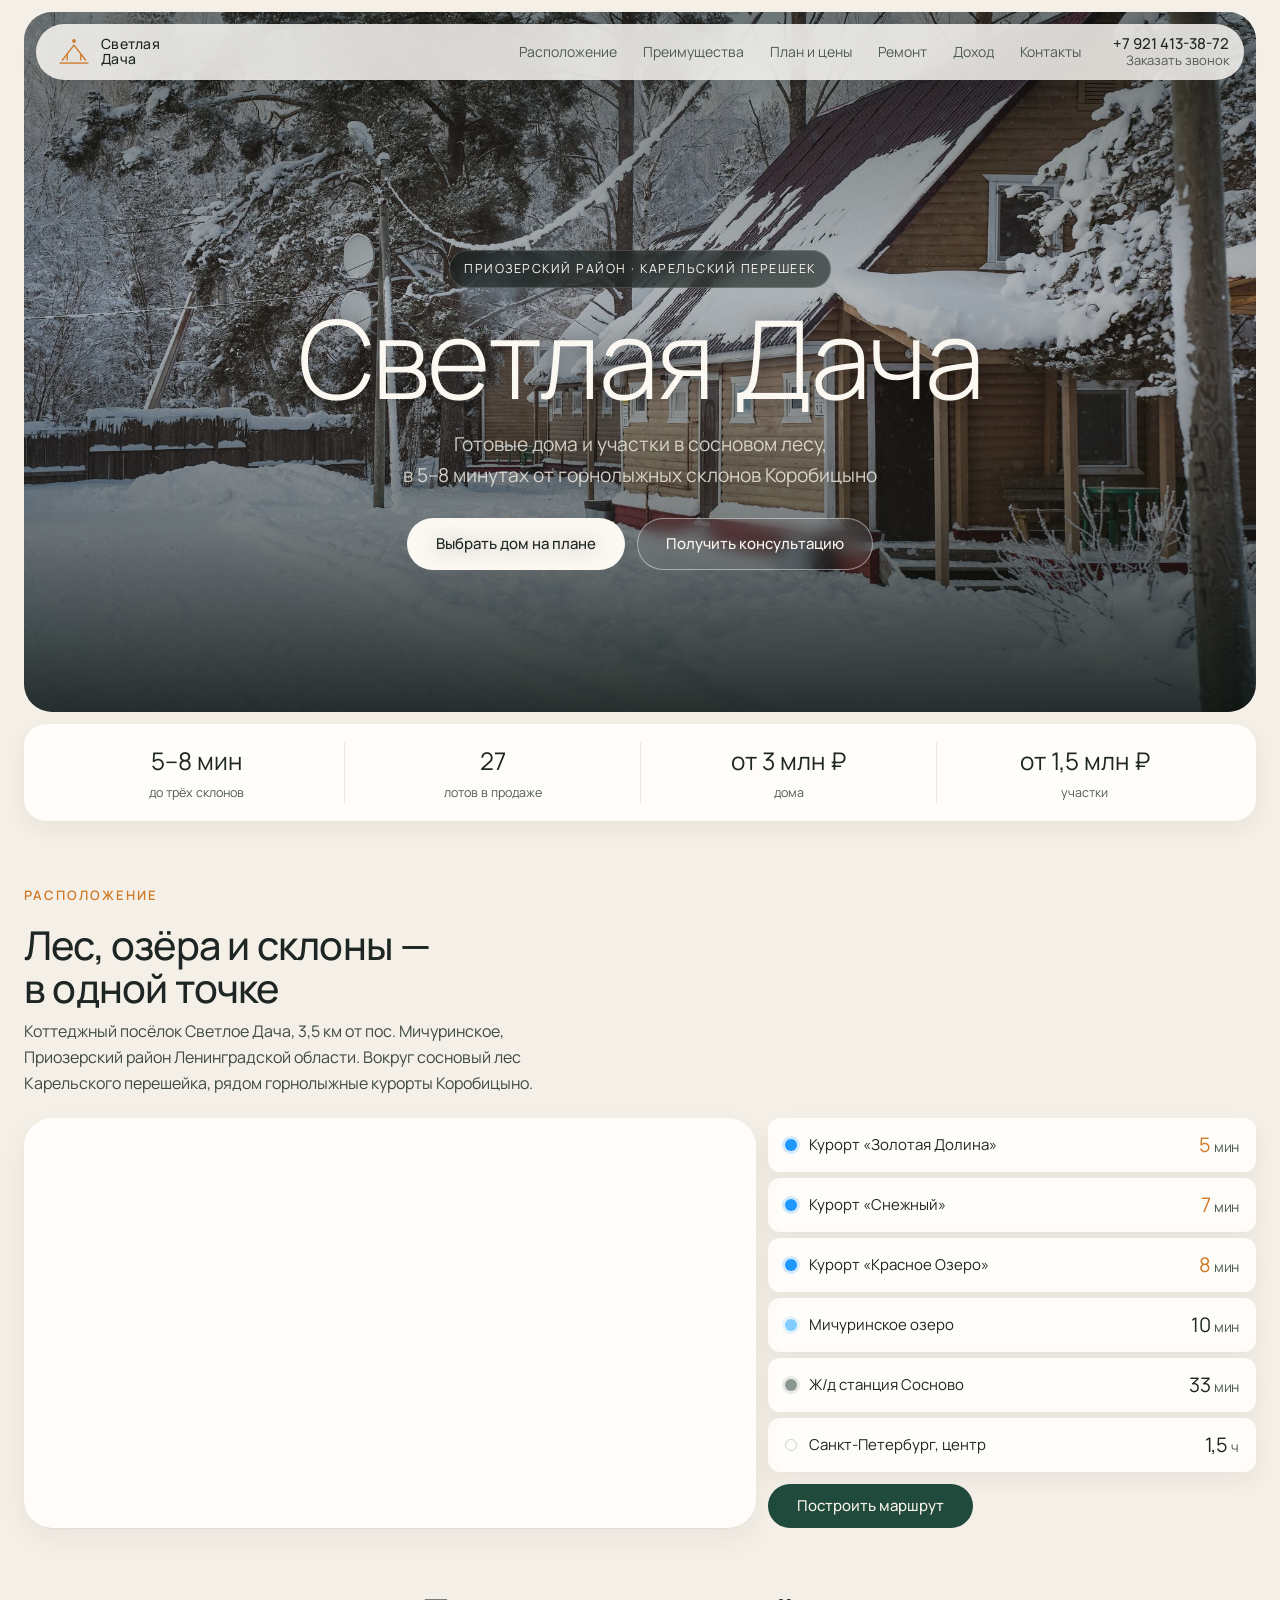
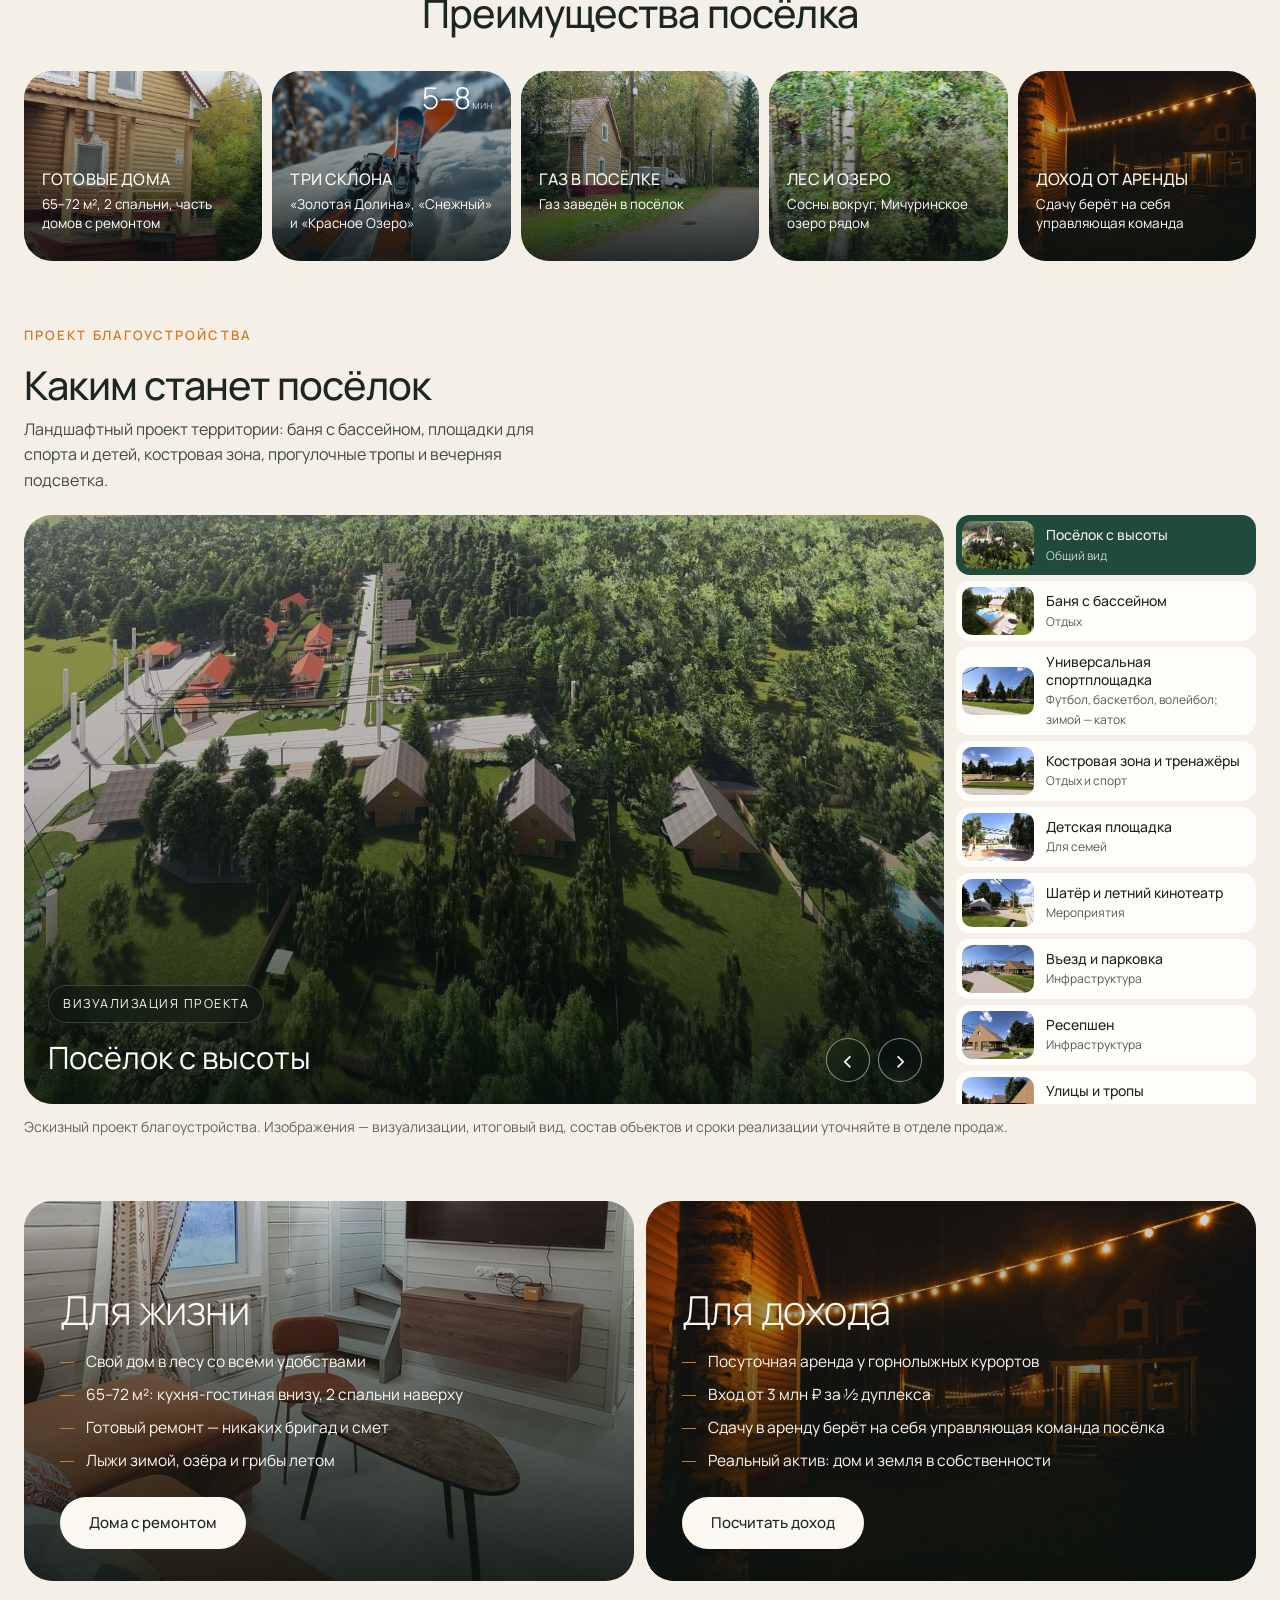
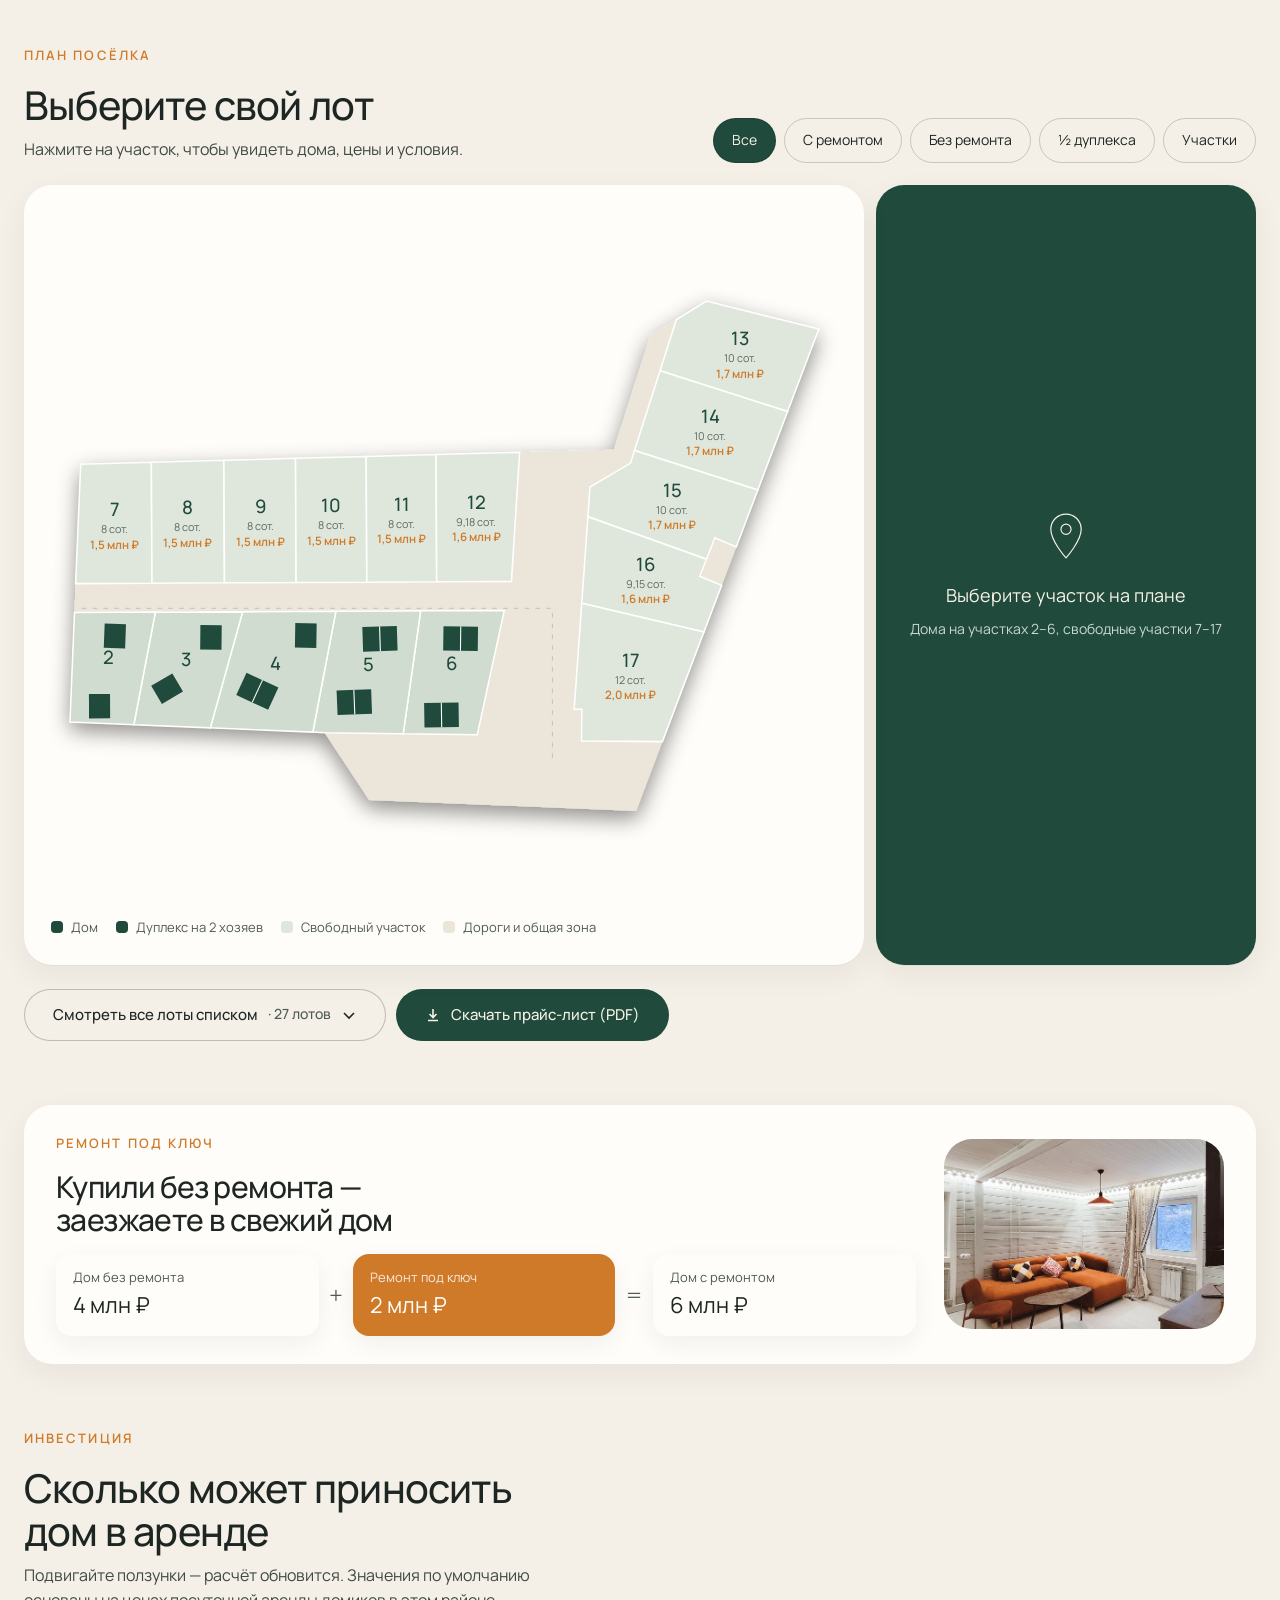
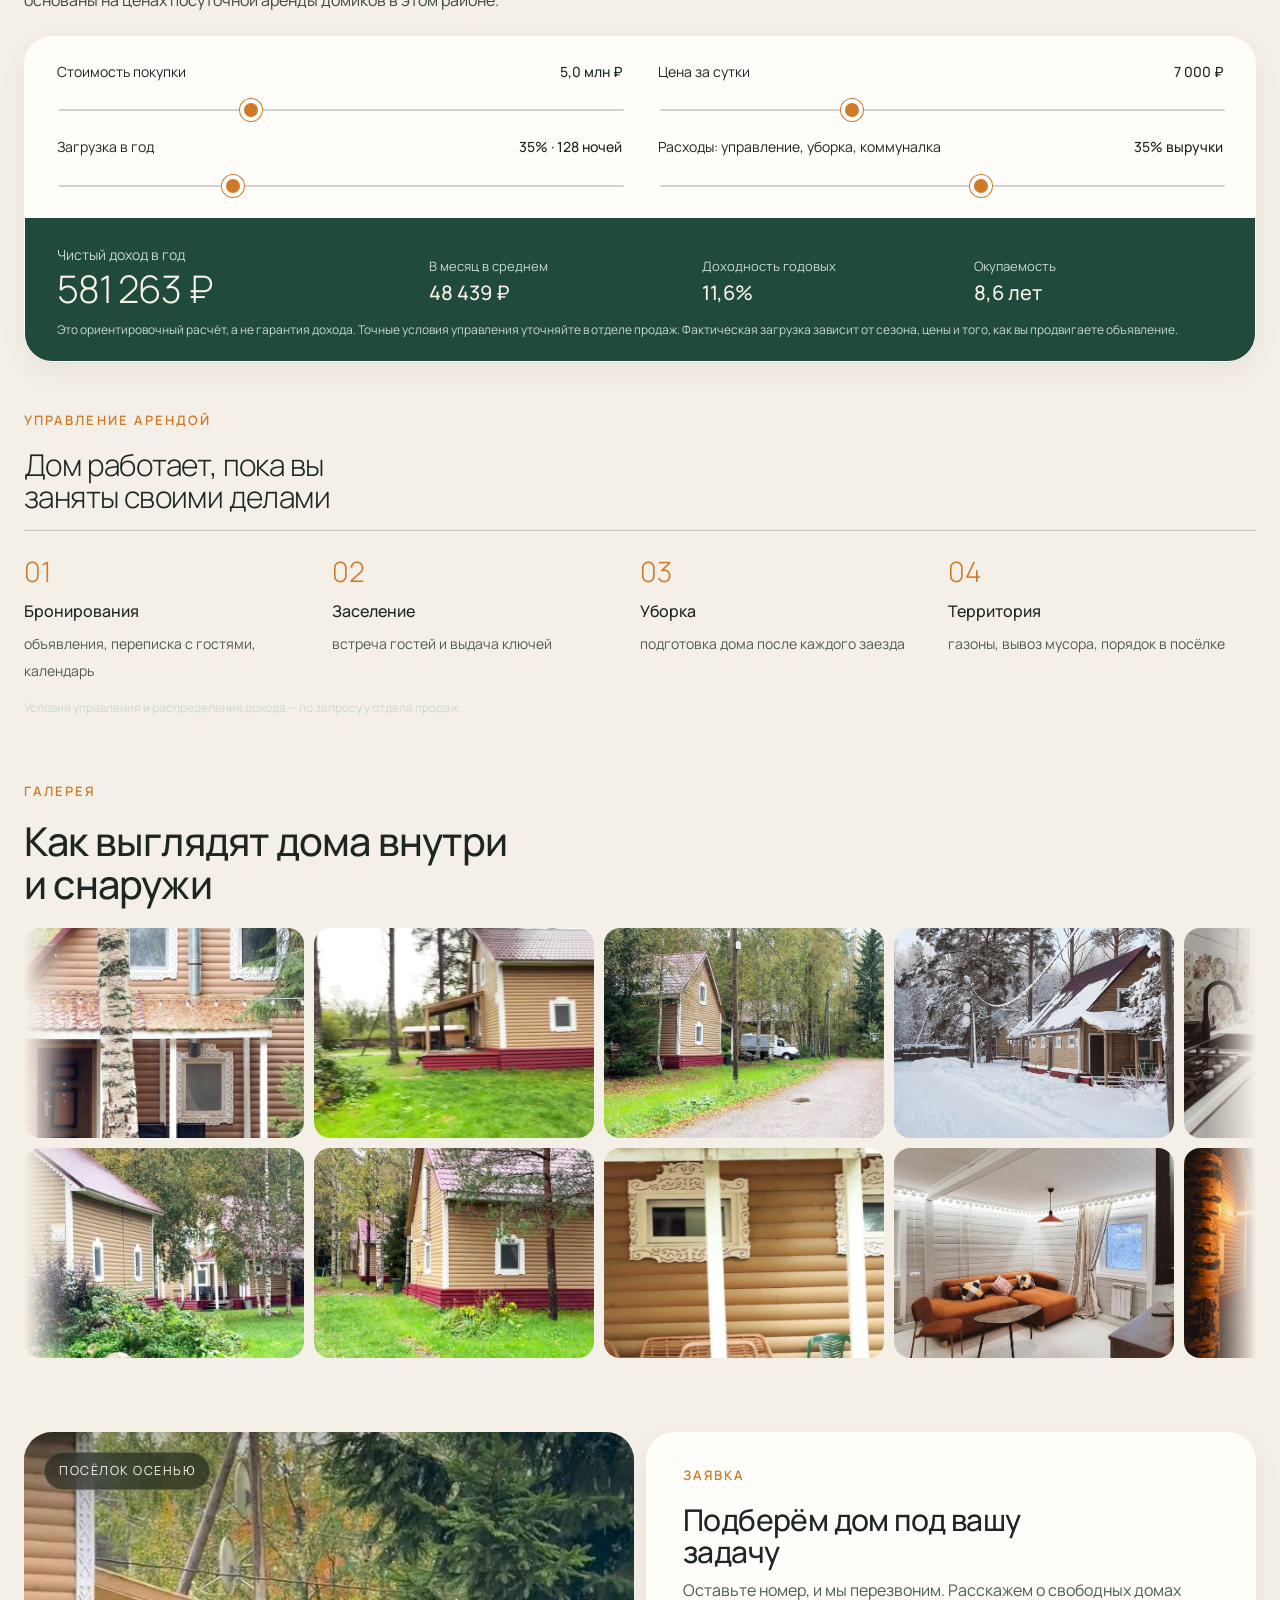
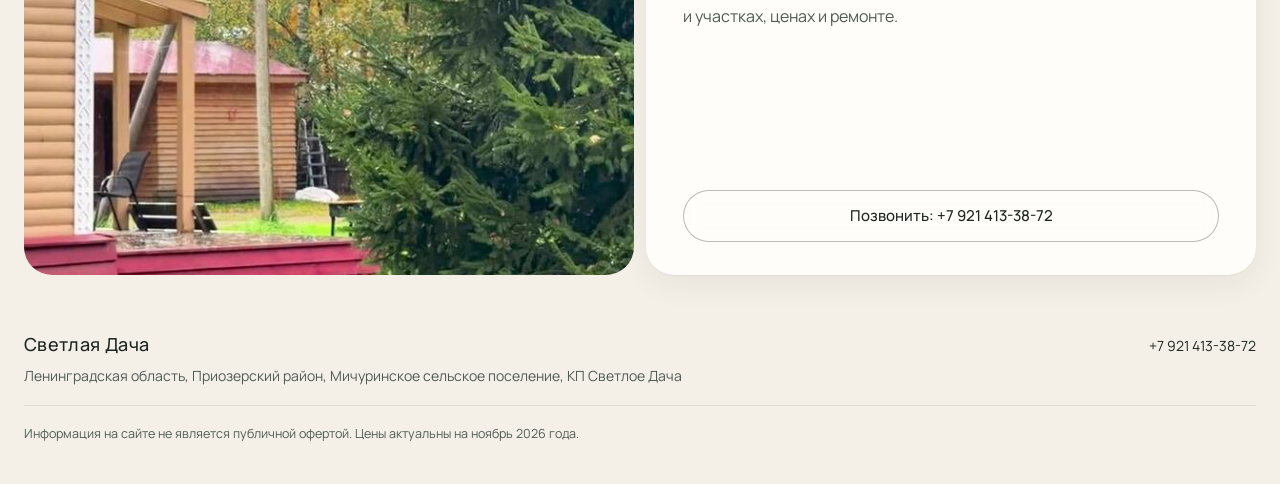
<file: index.html>
<!doctype html>
<html lang="ru">
<head>
  <meta charset="utf-8">
  <meta name="viewport" content="width=device-width, initial-scale=1">
  <title>Светлая Дача — дома и участки у Коробицыно</title>
  <meta name="description" content="Дома с ремонтом, половины дуплексов и участки в посёлке «Светлая Дача», Приозерский район. Газ в посёлке, 10 минут до горнолыжных курортов Коробицыно. Для жизни и сдачи в аренду.">
  <meta property="og:title" content="Светлая Дача — дома и участки у Коробицыно">
  <meta property="og:description" content="Дома от 3 млн ₽, участки от 1,5 млн ₽. Газ в посёлке, 10 минут до склонов.">
  <meta property="og:image" content="assets/img/street-winter.jpg">
  <link rel="preconnect" href="https://fonts.googleapis.com">
  <link rel="preconnect" href="https://fonts.gstatic.com" crossorigin>
  <link href="https://fonts.googleapis.com/css2?family=Manrope:wght@300;400;500;600&display=swap" rel="stylesheet">
  <link rel="stylesheet" href="assets/css/style.css?v=202611131127">
  <link rel="stylesheet" href="assets/css/theme.css?v=202611131127">
</head>
<body>

<!-- ============ ШАПКА ============ -->
<header class="header" id="top">
  <a class="logo" href="#top" aria-label="Светлая Дача — на главную">
    <svg class="logo__mark" viewBox="0 0 40 40" aria-hidden="true">
      <path d="M6 30 L20 12 L34 30" fill="none" stroke="currentColor" stroke-width="1.6"/>
      <path d="M12 30 V22 M28 30 V22" fill="none" stroke="currentColor" stroke-width="1.6"/>
      <circle cx="20" cy="7" r="2.2" fill="currentColor"/>
      <path d="M3 33 H37" stroke="currentColor" stroke-width="1.6"/>
    </svg>
    <span class="logo__text">Светлая<br>Дача</span>
  </a>
  <nav class="nav" aria-label="Разделы">
    <a href="#location">Расположение</a>
    <a href="#advantages">Преимущества</a>
    <a href="#plan">План и цены</a>
    <a href="#renovation">Ремонт</a>
    <a href="#income">Доход</a>
    <a href="#contacts">Контакты</a>
  </nav>
  <div class="header__contact">
    <a class="header__phone" href="tel:+79214133872">+7 921 413-38-72</a>
    <button class="link-btn" data-open-callback>Заказать звонок</button>
  </div>
  <button class="burger" aria-label="Меню" aria-expanded="false" data-burger><span></span><span></span></button>
</header>

<main>

<!-- ============ ПЕРВЫЙ ЭКРАН ============ -->
<section class="hero">
  <div class="hero__main card-photo">
    <img src="assets/img/street-winter.jpg" alt="Заснеженная улица посёлка «Светлая Дача» с деревянными домами" fetchpriority="high">
    <div class="hero__content">
      <p class="tag">Приозерский район · Карельский перешеек</p>
      <h1 class="hero__title">Светлая Дача</h1>
      <p class="hero__lead">Готовые дома и&nbsp;участки в&nbsp;сосновом лесу, в&nbsp;<span class="nw">5–8&nbsp;минутах</span> от&nbsp;горнолыжных склонов Коробицыно</p>
      <div class="hero__actions">
        <a class="btn btn--light" href="#plan">Выбрать дом на&nbsp;плане</a>
        <button class="btn btn--ghost" data-open-callback>Получить консультацию</button>
      </div>
    </div>
  </div>
  <div class="hero__stats">
      <div><b>5–8 мин</b><span>до трёх склонов</span></div>
      <div><b data-count="lots">27</b><span>лотов в&nbsp;продаже</span></div>
      <div><b>от <span data-min="houses">3</span> млн&nbsp;₽</b><span>дома</span></div>
      <div><b>от <span data-min="land">1,5</span> млн&nbsp;₽</b><span>участки</span></div>
    </div>
</section>

<!-- ============ РАСПОЛОЖЕНИЕ ============ -->
<section class="section location" id="location">
  <div class="section__head">
    <p class="eyebrow">Расположение</p>
    <h2>Лес, озёра и&nbsp;склоны&nbsp;— в&nbsp;одной точке</h2>
    <p class="section__lead">Коттеджный посёлок Светлое Дача, 3,5&nbsp;км от&nbsp;пос. Мичуринское, Приозерский район Ленинградской области. Вокруг сосновый лес Карельского перешейка, рядом горнолыжные курорты Коробицыно.</p>
  </div>
  <div class="location__grid">
    <div class="location__map card">
      <div id="ymap" role="region" aria-label="Карта: посёлок «Светлая Дача» и горнолыжные курорты рядом"></div>
    </div>
    <div class="routes-wrap"><ul class="routes" id="routes"></ul><p class="note">Время на&nbsp;машине без пробок. Нажмите на&nbsp;место в&nbsp;списке&nbsp;— карта покажет его.</p>
      <a class="btn btn--light" id="mapOpen" target="_blank" rel="noopener">Построить маршрут</a></div>
  </div>
</section>

<!-- ============ ПРЕИМУЩЕСТВА ============ -->
<section class="section" id="advantages">
  <h2 class="section__title-center">Преимущества посёлка</h2>
  <div class="bento">
    <article class="bento__item card-photo">
      <img src="assets/img/summer-dom-fasad-sm.jpg" alt="Дом с террасой летом" loading="lazy">
      <div class="bento__text"><h3>Готовые дома</h3><p>65–72&nbsp;м², 2&nbsp;спальни, часть домов с&nbsp;ремонтом</p></div>
    </article>
    <article class="bento__item card-photo">
      <img src="assets/img/ski-sm.jpg" alt="Лыжи на снегу" loading="lazy" class="bento__img--ski">
      <b class="bento__big">5–8<small>&nbsp;мин</small></b>
      <div class="bento__text"><h3>Три склона</h3><p>«Золотая Долина», «Снежный» и&nbsp;«Красное Озеро»</p></div>
    </article>
    <article class="bento__item card-photo">
      <img src="assets/img/road-sm.jpg" alt="Дорога посёлка с домами" loading="lazy">
      <div class="bento__text"><h3>Газ в&nbsp;посёлке</h3><p>Газ заведён в&nbsp;посёлок</p></div>
    </article>
    <article class="bento__item card-photo">
      <img src="assets/img/summer-les-berezy-sm.jpg" alt="Берёзы и лес" loading="lazy">
      <div class="bento__text"><h3>Лес и&nbsp;озеро</h3><p>Сосны вокруг, Мичуринское озеро рядом</p></div>
    </article>
    <article class="bento__item card-photo">
      <img src="assets/img/evening-sm.jpg" alt="Вечер в посёлке" loading="lazy">
      <div class="bento__text"><h3>Доход от&nbsp;аренды</h3><p>Сдачу берёт на&nbsp;себя управляющая команда</p></div>
    </article>
  </div>
</section>

<!-- ============ ПРОЕКТ БЛАГОУСТРОЙСТВА ============ -->
<section class="section proekt" id="proekt">
  <div class="section__head">
    <p class="eyebrow">Проект благоустройства</p>
    <h2>Каким станет посёлок</h2>
    <p class="section__lead">Ландшафтный проект территории: баня с&nbsp;бассейном, площадки для спорта и&nbsp;детей, костровая зона, прогулочные тропы и&nbsp;вечерняя подсветка.</p>
  </div>
  <div class="proekt__viewer">
    <figure class="proekt__main card-photo">
      <img id="proektImg" src="assets/img/proekt/vid-sverhu.jpg" alt="Посёлок с высоты — визуализация проекта">
      <figcaption><span class="tag">Визуализация проекта</span><b id="proektCap">Посёлок с&nbsp;высоты</b></figcaption>
      <button class="proekt__nav proekt__nav--prev" aria-label="Предыдущая">‹</button>
      <button class="proekt__nav proekt__nav--next" aria-label="Следующая">›</button>
    </figure>
    <ul class="proekt__list" id="proektList"></ul>
  </div>
  <p class="note proekt__note">Эскизный проект благоустройства. Изображения&nbsp;— визуализации, итоговый вид, состав объектов и&nbsp;сроки реализации уточняйте в&nbsp;отделе продаж.</p>
</section>

<!-- ============ ДВА СЦЕНАРИЯ ============ -->
<section class="section scenarios" id="for-life">
  <article class="scenario card-photo">
    <img src="assets/img/living-2-sm.jpg" alt="Уютная гостиная" loading="lazy">
    <div class="scenario__body">
      <h3>Для жизни</h3>
      <ul>
        <li>Свой дом в&nbsp;лесу со&nbsp;всеми удобствами</li>
        <li>65–72&nbsp;м²: кухня-гостиная внизу, 2&nbsp;спальни наверху</li>
        <li>Готовый ремонт&nbsp;— никаких бригад и&nbsp;смет</li>
        <li>Лыжи зимой, озёра и&nbsp;грибы летом</li>
      </ul>
      <a class="btn btn--light" href="#plan" data-filter-link="renov">Дома с&nbsp;ремонтом</a>
    </div>
  </article>
  <article class="scenario card-photo">
    <img src="assets/img/evening.jpg" alt="Вечер в посёлке" loading="lazy">
    <div class="scenario__body">
      <h3>Для дохода</h3>
      <ul>
        <li>Посуточная аренда у&nbsp;горнолыжных курортов</li>
        <li>Вход от&nbsp;3&nbsp;млн&nbsp;₽ за&nbsp;½ дуплекса</li>
        <li>Сдачу в&nbsp;аренду берёт на&nbsp;себя управляющая команда посёлка</li>
        <li>Реальный актив: дом и&nbsp;земля в&nbsp;собственности</li>
      </ul>
      <a class="btn btn--light" href="#income">Посчитать доход</a>
    </div>
  </article>
</section>

<!-- ============ ПЛАН ПОСЁЛКА ============ -->
<section class="section plan" id="plan">
  <div class="section__head section__head--row">
    <div>
      <p class="eyebrow">План посёлка</p>
      <h2>Выберите свой лот</h2>
      <p class="section__lead">Нажмите на&nbsp;участок, чтобы увидеть дома, цены и&nbsp;условия.</p>
    </div>
    <div class="filters" role="tablist" aria-label="Фильтр лотов">
      <button class="chip is-active" data-filter="all">Все</button>
      <button class="chip" data-filter="renov">С&nbsp;ремонтом</button>
      <button class="chip" data-filter="norenov">Без ремонта</button>
      <button class="chip" data-filter="duplex">½ дуплекса</button>
      <button class="chip" data-filter="land">Участки</button>
    </div>
  </div>

  <div class="plan__wrap">
    <div class="plan__canvas card">
      <svg id="planSvg" role="img" aria-label="Интерактивный план посёлка"></svg>
      <div class="plan__legend">
        <span><i class="lg lg--house"></i>Дом</span>
        <span><i class="lg lg--duplex"></i>Дуплекс на&nbsp;2&nbsp;хозяев</span>
        <span><i class="lg lg--land"></i>Свободный участок</span>
        <span><i class="lg lg--common"></i>Дороги и&nbsp;общая зона</span>
      </div>
      <div class="plan__tooltip" id="planTip" hidden></div>
    </div>
    <aside class="plan__panel card" id="planPanel" aria-live="polite">
      <div class="panel__empty">
        <svg viewBox="0 0 64 64" aria-hidden="true"><path d="M32 6 C22 6 14 14 14 24 C14 38 32 58 32 58 C32 58 50 38 50 24 C50 14 42 6 32 6 Z" fill="none" stroke="currentColor" stroke-width="1.4"/><circle cx="32" cy="24" r="6" fill="none" stroke="currentColor" stroke-width="1.4"/></svg>
        <p>Выберите участок на&nbsp;плане</p>
        <span>Дома на участках 2–6, свободные участки 7–17</span>
      </div>
    </aside>
  </div>

  <div class="lots">
    <div class="lots__bar">
      <button class="btn btn--ghost lots__toggle" id="lotsToggle" aria-expanded="false" aria-controls="lotsPanel">
        <span>Смотреть все лоты списком</span><span class="lots__count" id="lotsCount"></span>
        <svg viewBox="0 0 16 16" aria-hidden="true"><path d="M3 6 L8 11 L13 6" fill="none" stroke="currentColor" stroke-width="1.6"/></svg>
      </button>
      <a class="btn btn--light" href="assets/svetlaya-dacha-price.pdf?v=202611131127" download="Светлая Дача — прайс-лист.pdf">
        <svg viewBox="0 0 16 16" aria-hidden="true"><path d="M8 2 V10 M4.5 7 L8 10.5 L11.5 7 M3 13.5 H13" fill="none" stroke="currentColor" stroke-width="1.6"/></svg>
        Скачать прайс-лист (PDF)
      </a>
    </div>
    <div class="lots__panel" id="lotsPanel" hidden>
    <div class="lots__table" role="table" aria-label="Список лотов">
      <div class="lots__row lots__row--head" role="row">
        <span role="columnheader">Участок</span>
        <span role="columnheader">Лот</span>
        <span role="columnheader">Земля</span>
        <span role="columnheader">Цена</span>
        <span role="columnheader"></span>
      </div>
      <div id="lotsBody"></div>
    </div>
    </div>
  </div>
</section>

<!-- ============ РЕМОНТ ============ -->
<section class="section renovation" id="renovation">
  <div class="renovation__grid">
    <div class="renovation__text">
      <p class="eyebrow">Ремонт под ключ</p>
      <h2>Купили без ремонта&nbsp;— заезжаете в&nbsp;свежий дом</h2>
      <p class="section__lead">Не нужно искать бригаду, закупать материалы и&nbsp;ездить на&nbsp;объект. Мы делаем ремонт сами, в&nbsp;том&nbsp;же стиле, что и&nbsp;в&nbsp;готовых домах.</p>
      <div class="formula">
        <div class="formula__item"><span>Дом без ремонта</span><b>4 млн&nbsp;₽</b></div>
        <div class="formula__op">+</div>
        <div class="formula__item formula__item--accent"><span>Ремонт под ключ</span><b>2 млн&nbsp;₽</b></div>
        <div class="formula__op">=</div>
        <div class="formula__item"><span>Дом с ремонтом</span><b>6 млн&nbsp;₽</b></div>
      </div>
      <ul class="checks">
        <li>Чистовая отделка стен, полов и&nbsp;потолков</li>
        <li>Санузел с&nbsp;сантехникой</li>
        <li>Кухня и&nbsp;освещение</li>
        <li>Один договор и&nbsp;одна сумма, без доплат по&nbsp;ходу</li>
      </ul>
      <p class="note">Фиксированная цена 2&nbsp;млн&nbsp;₽&nbsp;— для отдельных домов. Ремонт в&nbsp;дуплексах&nbsp;— по&nbsp;запросу, стоимость рассчитываем индивидуально. Точный состав работ согласуем перед подписанием договора.</p>
    </div>
    <div class="renovation__photos">
      <img class="r1" src="assets/img/living-sm.jpg" alt="Гостиная после ремонта" loading="lazy">
      <img class="r2" src="assets/img/bath-sm.jpg" alt="Санузел после ремонта" loading="lazy">
      <img class="r3" src="assets/img/bedroom-sm.jpg" alt="Спальня после ремонта" loading="lazy">
    </div>
  </div>
</section>

<!-- ============ ДОХОД ============ -->
<section class="section income" id="income">
  <div class="section__head">
    <p class="eyebrow">Инвестиция</p>
    <h2>Сколько может приносить дом в&nbsp;аренде</h2>
    <p class="section__lead">Подвигайте ползунки&nbsp;— расчёт обновится. Значения по&nbsp;умолчанию основаны на&nbsp;ценах посуточной аренды домиков в&nbsp;этом районе.</p>
  </div>
  <div class="calc card">
    <div class="calc__inputs">
      <label class="range">
        <span>Стоимость покупки <output id="oPrice"></output></span>
        <input type="range" id="iPrice" min="3000000" max="9000000" step="500000" value="5000000">
      </label>
      <label class="range">
        <span>Цена за сутки <output id="oRate"></output></span>
        <input type="range" id="iRate" min="3000" max="15000" step="500" value="6000">
      </label>
      <label class="range">
        <span>Загрузка в год <output id="oLoad"></output></span>
        <input type="range" id="iLoad" min="20" max="70" step="5" value="40">
      </label>
      <label class="range">
        <span>Расходы: управление, уборка, коммуналка <output id="oCost"></output></span>
        <input type="range" id="iCost" min="15" max="50" step="5" value="35">
      </label>
    </div>
    <div class="calc__result">
      <div class="calc__big"><span>Чистый доход в год</span><b id="rYear"></b></div>
      <div class="calc__row"><span>В месяц в среднем</span><b id="rMonth"></b></div>
      <div class="calc__row"><span>Доходность годовых</span><b id="rYield"></b></div>
      <div class="calc__row"><span>Окупаемость</span><b id="rPayback"></b></div>
      <p class="note" id="calcNote">Это ориентировочный расчёт, а&nbsp;не&nbsp;гарантия дохода. Точные условия управления уточняйте в&nbsp;отделе продаж. Фактическая загрузка зависит от&nbsp;сезона, цены и&nbsp;того, как вы&nbsp;продвигаете объявление.</p>
    </div>
  </div>
  <div class="market" id="market"></div>
  <div class="manage card">
    <div class="manage__text">
      <p class="eyebrow">Управление арендой</p>
      <h3>Дом работает, пока вы заняты своими делами</h3>
      <p class="section__lead">В&nbsp;посёлке уже работает посуточная аренда: дома бронируют на&nbsp;выходные, праздники и&nbsp;горнолыжный сезон. Новые владельцы могут передать свой дом в&nbsp;эту систему и&nbsp;не&nbsp;заниматься гостями самостоятельно.</p>
    </div>
    <ul class="manage__list">
      <li><b>Бронирования</b><span>объявления, переписка с&nbsp;гостями, календарь</span></li>
      <li><b>Заселение</b><span>встреча гостей и&nbsp;выдача ключей</span></li>
      <li><b>Уборка</b><span>подготовка дома после каждого заезда</span></li>
      <li><b>Территория</b><span>газоны, вывоз мусора, порядок в&nbsp;посёлке</span></li>
    </ul>
    <p class="note manage__note">Условия управления и&nbsp;распределения дохода&nbsp;— по&nbsp;запросу у&nbsp;отдела продаж.</p>
  </div>
</section>

<!-- ============ ГАЛЕРЕЯ ============ -->
<section class="section gallery" id="gallery">
  <div class="section__head">
    <p class="eyebrow">Галерея</p>
    <h2>Как выглядят дома внутри и&nbsp;снаружи</h2>
  </div>
  <div class="gallery__grid" id="galleryGrid"></div>
</section>

<!-- ============ ЗАЯВКА ============ -->
<section class="section cta" id="contacts">
  <div class="cta__card card-photo">
    <video src="assets/video/poselok.mp4" poster="assets/img/poselok-poster.jpg" autoplay muted loop playsinline preload="metadata" aria-label="Видео: дом в посёлке"></video>
    <span class="tag cta__tag">Посёлок осенью</span>
  </div>
  <div class="cta__form card">
    <p class="eyebrow">Заявка</p>
    <h2>Подберём дом под&nbsp;вашу задачу</h2>
    <p class="section__lead">Оставьте номер, и&nbsp;мы перезвоним. Расскажем о&nbsp;свободных домах и&nbsp;участках, ценах и&nbsp;ремонте.</p>
    <!-- Форма CRM Битрикс24: заявка сразу создаёт лид -->
    <div class="b24-slot" id="b24Home">
      <div class="b24-wrap" id="b24Wrap">
        <script data-b24-form="inline/27/17lj6z" data-b24-form-telemetry-sign="v1:27:site.e34a4b780cd1a4b4940ec94da613bb24d6c4e192742e3d7cde31bfb93737c5a1" data-skip-moving="true">(function(w,d,u){var s=d.createElement('script');s.async=true;s.src=u+'?'+(Date.now()/180000|0);var h=d.getElementsByTagName('script')[0];h.parentNode.insertBefore(s,h);})(window,document,'https://cdn-ru.bitrix24.ru/b18984106/crm/form/loader_27.js');</script>
      </div>
    </div>
    <div class="cta__direct">
      <a class="btn btn--ghost" href="tel:+79214133872">Позвонить: +7 921 413-38-72</a>
    </div>
  </div>
</section>

</main>

<footer class="footer">
  <div class="footer__brand">
    <span class="logo__text">Светлая Дача</span>
    <p>Ленинградская область, Приозерский район, Мичуринское сельское поселение, КП&nbsp;Светлое Дача</p>
  </div>
  <div class="footer__contacts">
    <a href="tel:+79214133872">+7 921 413-38-72</a>
  </div>
  <p class="footer__legal">Информация на сайте не является публичной офертой. Цены актуальны на&nbsp;ноябрь 2026&nbsp;года.</p>
</footer>

<!-- Модалка «Заказать звонок» -->
<dialog class="modal" id="callback">
  <form method="dialog" class="modal__close"><button aria-label="Закрыть">×</button></form>
  <p class="eyebrow">Обратный звонок</p>
  <h3 id="cbTitle">Перезвоним вам</h3>
  <p class="section__lead" id="cbText">Оставьте номер, и&nbsp;менеджер расскажет о&nbsp;свободных домах, ценах и&nbsp;ремонте.</p>
  <div class="b24-slot" id="b24Modal"></div>
</dialog>

<div class="lightbox" id="lightbox" hidden><img alt=""><button aria-label="Закрыть">×</button></div>

<script src="assets/js/plan-geo.js?v=202611131127"></script>
<script src="assets/js/data.js?v=202611131127"></script>
<script src="assets/js/app.js?v=202611131127"></script>
</body>
</html>
</file>
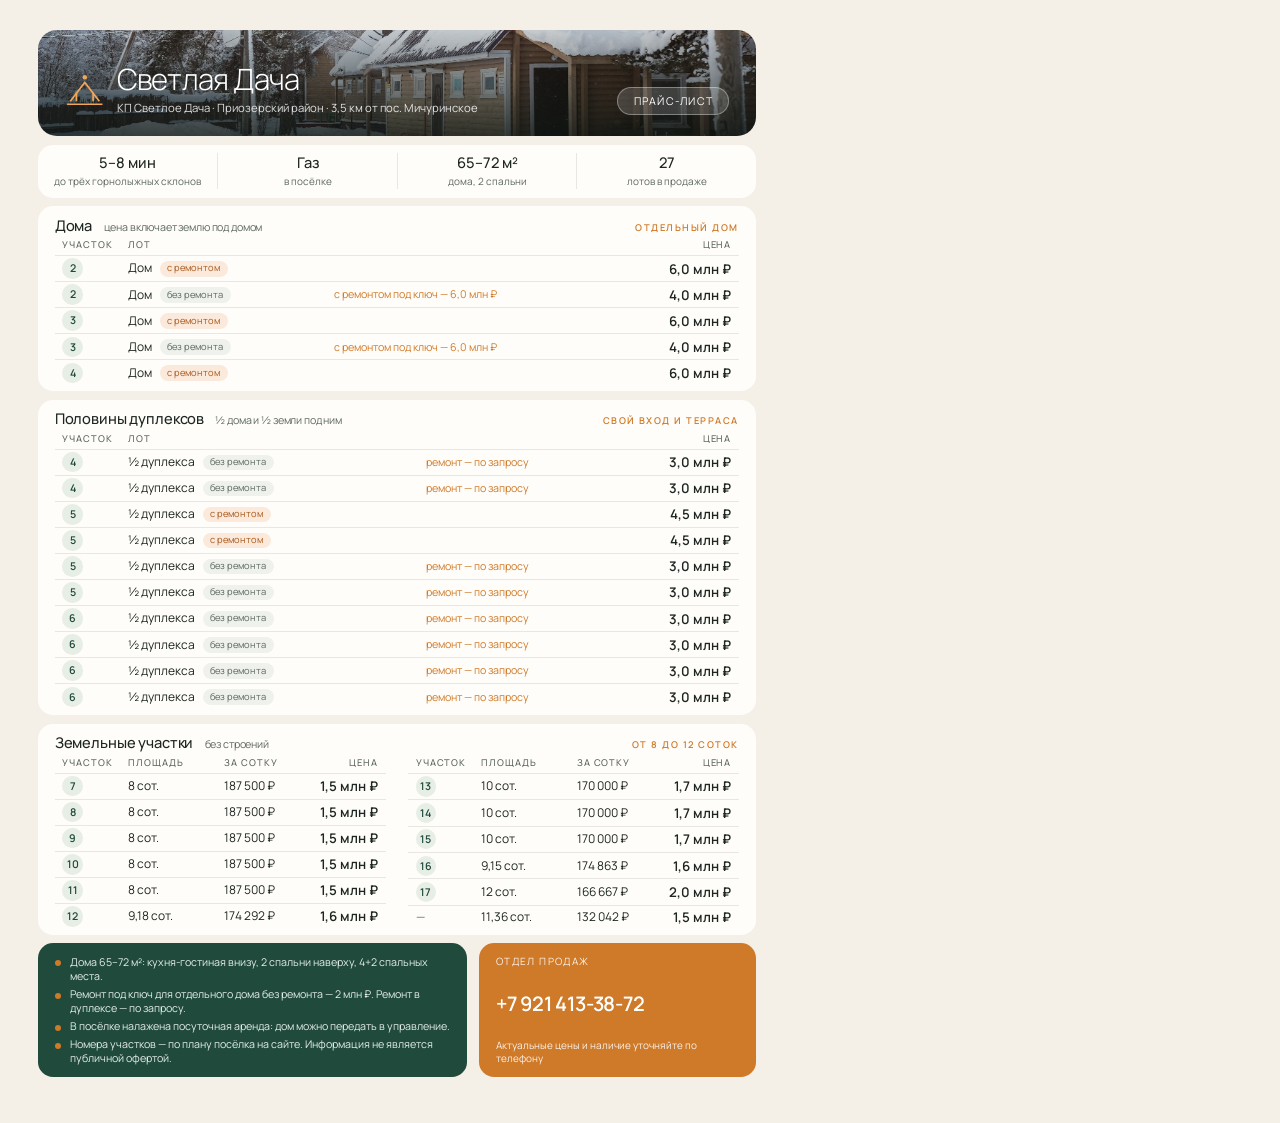
<file: tools/price.html>
<!doctype html>
<html lang="ru">
<head>
<meta charset="utf-8">
<title>Светлая Дача — прайс-лист</title>
<!-- Шаблон прайс-листа в стиле сайта. PDF собирается командой: node tools/make-price.js
     Данные берутся из assets/js/data.js — правьте цены там. -->
<link href="https://fonts.googleapis.com/css2?family=Manrope:wght@300;400;500;600&display=swap" rel="stylesheet">
<style>
  @page { size: A4; margin: 0; }
  :root { --bg:#f4efe7; --card:#fffdf9; --pine:#1f4a3c; --pine2:#285a4a; --cream:#f7f1e6; --mint:#c9d9d1; --text:#1d2622; --muted:#5d6862; --line:rgba(29,38,34,.10); --accent:#cf7a28; }
  * { box-sizing: border-box; }
  body { margin: 0; font: 400 9pt/1.35 'Manrope', Arial, sans-serif; color: var(--text); background: var(--bg); -webkit-print-color-adjust: exact; print-color-adjust: exact; }
  .page { width: 210mm; min-height: 297mm; padding: 9mm 10mm 8mm; }

  /* шапка: фото + название */
  .hero { position: relative; height: 34mm; border-radius: 5mm; overflow: hidden; color: #fff;
    background: linear-gradient(180deg, rgba(10,18,15,.15), rgba(10,18,15,.78)), url('../assets/img/street-winter.jpg') center 55% / cover; }
  .hero__in { position: absolute; left: 7mm; right: 7mm; bottom: 5.5mm; display: flex; justify-content: space-between; align-items: flex-end; }
  .brand { display: flex; gap: 3mm; align-items: center; }
  .brand svg { width: 11mm; height: 11mm; color: #f2a65a; }
  .brand b { display: block; font-weight: 300; font-size: 25pt; letter-spacing: -.03em; line-height: 1; }
  .brand span { display: block; margin-top: 1.4mm; font-size: 8.5pt; color: rgba(255,255,255,.85); }
  .badge { padding: 1.6mm 4mm; border-radius: 99px; background: rgba(255,255,255,.16); border: 1px solid rgba(255,255,255,.35); font-size: 8pt; letter-spacing: .12em; text-transform: uppercase; }

  /* полоса фактов */
  .facts { display: grid; grid-template-columns: repeat(4, 1fr); margin-top: 3mm; background: var(--card); border-radius: 4mm; padding: 3mm 0; }
  .facts div { text-align: center; padding: 0 2mm; }
  .facts div + div { border-left: 1px solid var(--line); }
  .facts b { display: block; font-weight: 500; font-size: 11pt; }
  .facts span { color: var(--muted); font-size: 7.5pt; }

  /* разделы */
  .sec { margin-top: 2.6mm; background: var(--card); border-radius: 4mm; padding: 3.2mm 4.5mm 2.4mm; }
  .sec h2 { margin: 0 0 1.6mm; display: flex; align-items: baseline; gap: 3mm; font-weight: 500; font-size: 12pt; letter-spacing: -.01em; }
  .sec h2 small { font-weight: 400; color: var(--muted); font-size: 8pt; }
  .sec h2 .eyebrow { margin-left: auto; color: var(--accent); font-size: 7pt; font-weight: 600; letter-spacing: .16em; text-transform: uppercase; }
  table { width: 100%; border-collapse: collapse; }
  th { text-align: left; font-weight: 500; font-size: 7pt; text-transform: uppercase; letter-spacing: .1em; color: var(--muted); padding: 0 2mm 1.2mm; border-bottom: 1px solid var(--line); }
  td { padding: .95mm 2mm; border-bottom: 1px solid var(--line); vertical-align: middle; }
  tr:last-child td { border-bottom: 0; }
  td.num { width: 17mm; color: var(--muted); }
  td.num b { display: inline-grid; place-items: center; width: 5.4mm; height: 5.4mm; border-radius: 50%; background: #e7eee5; color: var(--pine); font-weight: 600; font-size: 8pt; }
  td.price, th.price { text-align: right; }
  td.price { width: 27mm; font-weight: 600; font-size: 10pt; white-space: nowrap; }
  td.note { color: var(--accent); font-size: 8pt; }
  .tag { display: inline-block; font-size: 7pt; padding: .4mm 2mm; border-radius: 99px; margin-left: 1.5mm; vertical-align: 1px; background: #eef1ec; color: var(--muted); }
  .tag.ok { background: #fbeadb; color: #a8581c; }

  /* нижний зелёный блок */
  .bottom { display: grid; grid-template-columns: 1.55fr 1fr; gap: 3mm; margin-top: 2.6mm; }
  .info { background: var(--pine); color: var(--cream); border-radius: 4mm; padding: 4mm 5mm; }
  .info p { margin: 0 0 1.4mm; padding-left: 4mm; position: relative; font-size: 8.3pt; color: #e6eee9; }
  .info p::before { content: ''; position: absolute; left: 0; top: 1.5mm; width: 1.6mm; height: 1.6mm; border-radius: 50%; background: var(--accent); }
  .info p:last-child { margin: 0; }
  .contact { background: var(--accent); color: #fff; border-radius: 4mm; padding: 4mm 5mm; display: flex; flex-direction: column; justify-content: space-between; }
  .contact span { font-size: 7.5pt; letter-spacing: .14em; text-transform: uppercase; opacity: .9; }
  .contact b { font-size: 15pt; font-weight: 600; letter-spacing: -.01em; }
  .contact small { font-size: 7.5pt; opacity: .9; }
  .cols { display: grid; grid-template-columns: 1fr 1fr; gap: 6mm; }
  .cols td.price { width: 20mm; }
  .legal { margin-top: 2.5mm; text-align: center; font-size: 7pt; color: var(--muted); }
  /* компактнее, чтобы поместиться на A4 */
  .page{padding:8mm 10mm 6mm}
  .hero{height:28mm}
  .brand b{font-size:22pt}
  .facts{padding:2.2mm 0;margin-top:2.4mm}
  .sec{margin-top:2.2mm;padding:2.6mm 4.5mm 1.6mm}
  .sec h2{margin-bottom:1mm;font-size:11pt}
  td{padding:.62mm 2mm}
  th{padding-bottom:.8mm}
  .bottom{margin-top:2.2mm}
  .info{padding:3mm 4.5mm}.contact{padding:3mm 4.5mm}
  .info p{margin-bottom:.9mm;font-size:8pt}
  .legal{margin-top:1.6mm}
</style>
</head>
<body>
<div class="page">
  <div class="hero">
    <div class="hero__in">
      <div class="brand">
        <svg viewBox="0 0 40 40" aria-hidden="true">
          <path d="M6 30 L20 12 L34 30" fill="none" stroke="currentColor" stroke-width="1.6"/>
          <path d="M12 30 V22 M28 30 V22" fill="none" stroke="currentColor" stroke-width="1.6"/>
          <circle cx="20" cy="7" r="2.2" fill="currentColor"/>
          <path d="M3 33 H37" stroke="currentColor" stroke-width="1.6"/>
        </svg>
        <div><b>Светлая Дача</b><span>КП Светлое Дача · Приозерский район · 3,5 км от пос. Мичуринское</span></div>
      </div>
      <div class="badge">Прайс-лист</div>
    </div>
  </div>

  <div class="facts">
    <div><b>5–8 мин</b><span>до трёх горнолыжных склонов</span></div>
    <div><b>Газ</b><span>в посёлке</span></div>
    <div><b>65–72 м²</b><span>дома, 2 спальни</span></div>
    <div><b id="cnt">27</b><span>лотов в продаже</span></div>
  </div>

  <div class="sec">
    <h2>Дома <small>цена включает землю под домом</small><span class="eyebrow">отдельный дом</span></h2>
    <table><thead><tr><th>Участок</th><th>Лот</th><th></th><th class="price">Цена</th></tr></thead><tbody id="houses"></tbody></table>
  </div>

  <div class="sec">
    <h2>Половины дуплексов <small>½ дома и ½ земли под ним</small><span class="eyebrow">свой вход и терраса</span></h2>
    <table><thead><tr><th>Участок</th><th>Лот</th><th></th><th class="price">Цена</th></tr></thead><tbody id="duplex"></tbody></table>
  </div>

  <div class="sec">
    <h2>Земельные участки <small>без строений</small><span class="eyebrow">от 8 до 12 соток</span></h2>
    <div class="cols"><table><thead><tr><th>Участок</th><th>Площадь</th><th>За сотку</th><th class="price">Цена</th></tr></thead><tbody id="land"></tbody></table>
    <table><thead><tr><th>Участок</th><th>Площадь</th><th>За сотку</th><th class="price">Цена</th></tr></thead><tbody id="land2"></tbody></table></div>
  </div>

  <div class="bottom">
    <div class="info">
      <p>Дома 65–72 м²: кухня-гостиная внизу, 2 спальни наверху, 4+2 спальных места.</p>
      <p>Ремонт под ключ для отдельного дома без ремонта — 2 млн ₽. Ремонт в дуплексе — по запросу.</p>
      <p>В посёлке налажена посуточная аренда: дом можно передать в управление.</p>
      <p>Номера участков — по плану посёлка на сайте. Информация не является публичной офертой.</p>
    </div>
    <div class="contact">
      <span>Отдел продаж</span>
      <b>+7 921 413-38-72</b>
      <small>Актуальные цены и наличие уточняйте по телефону</small>
    </div>
  </div>
</div>

<script src="../assets/js/data.js"></script>
<script>
  const mln = (v) => { const m = v / 1e6; return (Number.isInteger(m) ? m.toFixed(1) : String(+m.toFixed(2))).replace('.', ',') + ' млн ₽'; };
  const sot = (m2) => (m2 / 100).toLocaleString('ru-RU', { maximumFractionDigits: 2 }) + ' сот.';
  const RENO = window.SITE.renovationPrice;
  const lots = window.buildLots();
  const num = (l) => (l.plot ? `<b>${l.plot}</b>` : '—');
  const tag = (l) => (l.renov ? '<span class="tag ok">с ремонтом</span>' : '<span class="tag">без ремонта</span>');
  document.getElementById('cnt').textContent = lots.length;
  document.getElementById('houses').innerHTML = lots.filter((l) => l.type === 'house').map((l) =>
    `<tr><td class="num">${num(l)}</td><td>Дом ${tag(l)}</td><td class="note">${!l.renov ? 'с ремонтом под ключ — ' + mln(l.price + RENO) : ''}</td><td class="price">${mln(l.price)}</td></tr>`).join('');
  document.getElementById('duplex').innerHTML = lots.filter((l) => l.type === 'duplex').map((l) =>
    `<tr><td class="num">${num(l)}</td><td>½ дуплекса ${tag(l)}</td><td class="note">${!l.renov ? 'ремонт — по запросу' : ''}</td><td class="price">${mln(l.price)}</td></tr>`).join('');
  const land = lots.filter((l) => l.type === 'land').map((l) =>
    `<tr><td class="num">${num(l)}</td><td>${sot(l.plotArea)}</td><td>${Math.round(l.price / l.plotArea * 100).toLocaleString('ru-RU')} ₽</td><td class="price">${mln(l.price)}</td></tr>`);
  const h = Math.ceil(land.length / 2);
  document.getElementById('land').innerHTML = land.slice(0, h).join('');
  document.getElementById('land2').innerHTML = land.slice(h).join('');
</script>
</body>
</html>
</file>
<file: assets/css/style.css>
/* ==========================================================
   Светлая Дача — стили
   Настроение: тёмный хвойный зелёный, тёплый свет окон,
   крупные фото со скруглёнными углами, тихая типографика.
   ========================================================== */

:root {
  --bg: #0b1512;
  --bg-2: #0f1d19;
  --surface: #13241f;
  --surface-2: #183029;
  --line: rgba(236, 232, 222, .12);
  --line-strong: rgba(236, 232, 222, .24);
  --text: #ece8de;
  --muted: #9fb0a8;
  --accent: #e8a35b;          /* тёплый свет гирлянды */
  --accent-2: #c8643b;        /* терракота интерьеров */
  --green: #2f7a68;
  --land: #3c5a4f;
  --renov: #e8a35b;
  --norenov: #b9c7c0;
  --radius: 28px;
  --radius-sm: 16px;
  --gutter: clamp(16px, 2vw, 24px);
  --maxw: 1320px;
  --font: 'Manrope', system-ui, -apple-system, 'Segoe UI', Arial, sans-serif;
  color-scheme: dark;
}

*, *::before, *::after { box-sizing: border-box; }
html { scroll-behavior: smooth; scroll-padding-top: 24px; }
body {
  margin: 0;
  background: radial-gradient(1200px 800px at 80% -10%, #12302a 0%, transparent 60%), var(--bg);
  color: var(--text);
  font: 400 16px/1.6 var(--font);
  -webkit-font-smoothing: antialiased;
  overflow-x: hidden;
}
img { display: block; max-width: 100%; }
a { color: inherit; text-decoration: none; }
button { font: inherit; color: inherit; cursor: pointer; }
h1, h2, h3 { font-weight: 400; letter-spacing: -.02em; margin: 0; line-height: 1.08; }
h2 { font-size: clamp(28px, 3.1vw, 44px); max-width: 22ch; }
h3 { font-size: clamp(22px, 2.2vw, 30px); }
p { margin: 0; }

.eyebrow {
  font-size: 13px; letter-spacing: .14em; text-transform: uppercase;
  color: var(--muted); margin-bottom: 18px;
}
.note { font-size: 13px; color: var(--muted); line-height: 1.5; }

/* ---------- кнопки ---------- */
.btn {
  display: inline-flex; align-items: center; justify-content: center;
  min-height: 52px; padding: 0 28px; border-radius: 999px;
  border: 1px solid transparent; font-size: 15px; font-weight: 500;
  transition: transform .25s ease, background .25s ease, color .25s ease, border-color .25s ease;
  white-space: nowrap;
}
.btn:hover { transform: translateY(-1px); }
.btn--light { background: var(--text); color: #0e1a16; }
.btn--light:hover { background: #fff; }
.btn--ghost { border-color: var(--line-strong); background: rgba(255,255,255,.04); backdrop-filter: blur(8px); }
.btn--ghost:hover { border-color: var(--text); }
.link-btn { background: none; border: 0; padding: 0; font-size: 13px; color: var(--muted); }
.link-btn:hover { color: var(--text); }

/* ---------- карточки ---------- */
.card { background: var(--surface); border: 1px solid var(--line); border-radius: var(--radius); }
.card-photo { position: relative; overflow: hidden; border-radius: var(--radius); isolation: isolate; }
.card-photo > img {
  position: absolute; inset: 0; width: 100%; height: 100%; object-fit: cover; z-index: -2;
  transition: transform 1.2s cubic-bezier(.2,.7,.2,1);
}
.card-photo::after {
  content: ''; position: absolute; inset: 0; z-index: -1;
  background: linear-gradient(180deg, rgba(8,16,13,.15) 0%, rgba(8,16,13,.25) 45%, rgba(8,16,13,.85) 100%);
}
a.card-photo:hover > img { transform: scale(1.04); }

/* ---------- шапка ---------- */
.header {
  position: absolute; inset: 24px calc(var(--gutter) + 12px) auto; z-index: 50;
  display: flex; align-items: center; gap: 32px;
  padding: 10px 14px 10px 20px; border-radius: 999px;
  background: rgba(11, 21, 18, .55); backdrop-filter: blur(18px) saturate(1.3);
  border: 1px solid var(--line);
  max-width: calc(var(--maxw) - 2 * var(--gutter)); margin: 0 auto;
}
.logo { display: flex; align-items: center; gap: 10px; }
.logo__mark { width: 34px; height: 34px; color: var(--accent); }
.logo__text { font-size: 14px; line-height: 1.05; letter-spacing: .02em; font-weight: 500; }
.nav { display: flex; gap: 26px; margin-left: auto; font-size: 14px; color: var(--muted); }
.nav a:hover { color: var(--text); }
.header__contact { display: flex; flex-direction: column; align-items: flex-end; line-height: 1.2; }
.header__phone { font-weight: 500; font-size: 15px; }
.burger { display: none; width: 44px; height: 44px; border-radius: 50%; border: 1px solid var(--line-strong); background: none; position: relative; }
.burger span { position: absolute; left: 13px; right: 13px; height: 1.5px; background: var(--text); transition: .3s; }
.burger span:first-child { top: 17px; } .burger span:last-child { top: 25px; }
.burger[aria-expanded="true"] span:first-child { top: 21px; transform: rotate(45deg); }
.burger[aria-expanded="true"] span:last-child { top: 21px; transform: rotate(-45deg); }

/* ---------- секции ---------- */
main { max-width: var(--maxw); margin: 0 auto; padding: 0 var(--gutter); }
.section { padding: clamp(56px, 7vw, 100px) 0 0; }
.section__head { margin-bottom: clamp(24px, 3vw, 40px); }
.section__head--row { display: flex; justify-content: space-between; align-items: flex-end; gap: 24px; flex-wrap: wrap; }
.section__lead { color: var(--muted); font-size: clamp(16px, 1.3vw, 18px); max-width: 56ch; margin-top: 20px; }

/* ---------- первый экран ---------- */
.hero {
  display: grid; grid-template-columns: 1fr 252px 252px; gap: 12px;
  height: min(100svh - 24px, 900px); min-height: 640px; padding-top: 12px;
}
.hero__main { display: flex; align-items: flex-end; }
.hero__main::after { background: linear-gradient(180deg, rgba(8,16,13,.45) 0%, rgba(8,16,13,.2) 30%, rgba(8,16,13,.55) 55%, rgba(8,16,13,.92) 100%); }
.hero__content { text-shadow: 0 1px 18px rgba(0,0,0,.35); }
.hero .eyebrow { color: rgba(236,232,222,.8); }
.hero__content { padding: clamp(24px, 4vw, 56px); width: 100%; }
.hero__title { font-size: clamp(56px, 9vw, 132px); font-weight: 300; letter-spacing: -.045em; line-height: .92; }
.hero__lead { margin-top: 20px; max-width: 46ch; font-size: clamp(16px, 1.4vw, 19px); color: rgba(236,232,222,.85); }
.hero__prices { display: flex; gap: 40px; margin-top: 32px; }
.hero__prices span { display: block; font-size: 13px; color: var(--muted); letter-spacing: .08em; text-transform: uppercase; }
.hero__prices strong { font-weight: 400; font-size: clamp(22px, 2.2vw, 30px); }
.hero__prices b { font-weight: 500; color: var(--accent); }
.hero__actions { display: flex; gap: 12px; margin-top: 32px; flex-wrap: wrap; }
.hero__side { display: flex; align-items: flex-end; justify-content: center; padding-bottom: 36px; }
.hero__side-label { display: flex; flex-direction: column; align-items: center; gap: 12px; font-size: 16px; text-align: center; }
.hero__side-label svg { width: 56px; height: 38px; }

/* ---------- цифры ---------- */
.facts { display: grid; grid-template-columns: repeat(4, 1fr); gap: 12px; margin-top: 12px; }
.fact { padding: 28px; border-radius: var(--radius); background: var(--surface); border: 1px solid var(--line); }
.fact b { display: block; font-size: clamp(30px, 3vw, 44px); font-weight: 300; letter-spacing: -.03em; color: var(--accent); }
.fact span { display: block; margin-top: 6px; color: var(--muted); font-size: 14px; line-height: 1.45; }

/* ---------- расположение ---------- */
.location__grid { display: grid; grid-template-columns: 1.6fr 1fr; gap: 12px; }
.location__map { overflow: hidden; min-height: 460px; position: relative; }
#map { position: absolute; inset: 0; background: #0f1b17; }
.routes-wrap { display: grid; gap: 12px; align-content: start; }
.routes { list-style: none; margin: 0; padding: 0; display: grid; gap: 12px; align-content: start; }
.routes li {
  display: flex; justify-content: space-between; align-items: center; gap: 16px;
  padding: 22px 26px; border-radius: var(--radius-sm); background: var(--surface); border: 1px solid var(--line);
}
.routes b { font-weight: 400; font-size: 26px; letter-spacing: -.02em; white-space: nowrap; }
.routes b small { font-size: 14px; color: var(--muted); margin-left: 4px; }
.routes span { color: var(--muted); font-size: 15px; line-height: 1.35; }
.routes li.is-key { background: linear-gradient(135deg, #1c3b33, var(--surface)); border-color: rgba(232,163,91,.35); }
.routes li.is-key b { color: var(--accent); }

/* ---------- преимущества: «таблетки» ---------- */
.pills { display: grid; grid-template-columns: repeat(5, 1fr); gap: 20px; }
.pill__img { position: relative; aspect-ratio: 3 / 5; border-radius: 999px; overflow: hidden; }
.pill__img img { width: 100%; height: 100%; object-fit: cover; filter: brightness(.55) saturate(.9); transition: filter .6s, transform 1s; }
.pill:hover .pill__img img { filter: brightness(.75); transform: scale(1.05); }
.pill__word {
  position: absolute; inset: 0; display: flex; align-items: center; justify-content: center;
  writing-mode: vertical-rl; text-orientation: upright; letter-spacing: .1em;
  font-size: clamp(22px, 2.2vw, 32px); font-weight: 300; text-transform: uppercase;
}
.pill p { margin-top: 18px; color: var(--muted); font-size: 15px; line-height: 1.5; text-align: center; padding: 0 6px; }

/* ---------- сценарии ---------- */
.scenarios { display: grid; grid-template-columns: 1fr 1fr; gap: 12px; }
.scenario { min-height: 500px; display: flex; flex-direction: column; justify-content: space-between; }
.scenario__body { padding: clamp(24px, 3.5vw, 48px); }
.scenario h3 { font-size: clamp(36px, 4vw, 60px); font-weight: 300; }
.scenario ul { list-style: none; padding: 0; margin: 22px 0 30px; display: grid; gap: 10px; }
.scenario li { padding-left: 26px; position: relative; color: rgba(236,232,222,.88); }
.scenario li::before { content: ''; position: absolute; left: 0; top: .72em; width: 14px; height: 1px; background: var(--accent); }

/* ---------- план ---------- */
.filters { display: flex; flex-wrap: wrap; gap: 8px; }
.chip {
  padding: 10px 18px; border-radius: 999px; border: 1px solid var(--line-strong);
  background: transparent; font-size: 14px; color: var(--muted); transition: .2s;
}
.chip:hover { color: var(--text); border-color: var(--text); }
.chip.is-active { background: var(--text); color: #0e1a16; border-color: var(--text); }

.plan__wrap { display: grid; grid-template-columns: 1fr 380px; gap: 12px;
  height: clamp(460px, calc(100svh - 120px), 820px); }
.plan__canvas { position: relative; padding: clamp(12px, 2vw, 28px); overflow: hidden; display: flex; flex-direction: column; min-height: 0;
  background:
    radial-gradient(circle at 20% 20%, rgba(47,122,104,.18), transparent 50%),
    linear-gradient(var(--line) 1px, transparent 1px) 0 0 / 40px 40px,
    linear-gradient(90deg, var(--line) 1px, transparent 1px) 0 0 / 40px 40px,
    var(--bg-2);
}
#planSvg { width: 100%; flex: 1 1 auto; min-height: 0; height: 100%; display: block; overflow: visible; }
.plan__legend { display: flex; flex-wrap: wrap; gap: 18px; margin-top: 16px; font-size: 13px; color: var(--muted); }
.lg { display: inline-block; width: 12px; height: 12px; border-radius: 4px; margin-right: 8px; vertical-align: -1px; }
.lg--house { background: var(--norenov); }
.lg--duplex { background: linear-gradient(90deg, var(--norenov) 46%, #0b1512 46% 54%, var(--norenov) 54%); }
.lg--land { background: var(--land); border: 1px solid rgba(255,255,255,.3); }
.lg--common { background: #22332e; }

/* элементы SVG-плана */
.p-common { fill: #1b2a25; stroke: rgba(236,232,222,.08); }
.p-road { fill: none; stroke: rgba(236,232,222,.10); stroke-width: 22; stroke-linecap: round; stroke-linejoin: round; }
.p-road-axis { fill: none; stroke: rgba(236,232,222,.28); stroke-width: 1; stroke-dasharray: 6 8; }
.p-plot { cursor: pointer; transition: fill .25s, opacity .25s; outline: none; }
.p-plot .shape { stroke: rgba(236,232,222,.55); stroke-width: 1.2; transition: fill .25s, stroke .25s; }
.p-plot.t-land .shape { fill: rgba(60,90,79,.55); }
.p-plot.t-built .shape { fill: rgba(47,122,104,.30); }
.p-plot:hover .shape, .p-plot:focus-visible .shape { fill: rgba(232,163,91,.22); stroke: var(--accent); }
.p-plot.is-active .shape { fill: rgba(232,163,91,.30); stroke: var(--accent); stroke-width: 2.2; }
.p-plot.is-dim { opacity: .22; }
.p-house { stroke: #0b1512; stroke-width: 1; pointer-events: none; }
.p-house { fill: var(--norenov); }
.p-plot.has-renov .p-house { fill: #f1e3cf; }
.p-plot.is-active .p-house, .p-plot:hover .p-house { fill: var(--accent); }
.p-house-split { stroke: #0b1512; stroke-width: 1.4; pointer-events: none; }
.p-num { font: 500 24px var(--font); fill: var(--text); text-anchor: middle; pointer-events: none; }
.p-sub { font: 400 14px var(--font); fill: var(--muted); text-anchor: middle; pointer-events: none; }
.p-price { font: 600 15px var(--font); fill: var(--accent); text-anchor: middle; pointer-events: none; }
.p-tree { fill: rgba(47,122,104,.55); }
.p-label-common { font: 400 12px var(--font); fill: rgba(236,232,222,.4); letter-spacing: .14em; text-transform: uppercase; }

.plan__tooltip {
  position: absolute; pointer-events: none; z-index: 5; transform: translate(-50%, calc(-100% - 14px));
  background: rgba(11,21,18,.92); border: 1px solid var(--line-strong); border-radius: 12px;
  padding: 10px 14px; font-size: 13px; white-space: nowrap; backdrop-filter: blur(6px);
}
.plan__tooltip b { color: var(--accent); font-weight: 500; }

/* панель */
.plan__panel { padding: 28px; display: flex; flex-direction: column; min-height: 0; overflow: auto; overscroll-behavior: contain; }
.panel__empty { margin: auto; text-align: center; color: var(--muted); display: grid; justify-items: center; gap: 8px; }
.panel__empty svg { width: 54px; height: 54px; color: var(--accent); margin-bottom: 10px; }
.panel__empty p { color: var(--text); font-size: 18px; }
.panel__empty span { font-size: 14px; }
.panel__title { display: flex; align-items: baseline; justify-content: space-between; gap: 12px; }
.panel__title h3 { font-size: 34px; font-weight: 300; }
.panel__meta { color: var(--muted); font-size: 14px; margin-top: 8px; line-height: 1.5; }
.panel__meta code { font: inherit; color: var(--text); }
.panel__lots { display: grid; gap: 10px; margin-top: 22px; }
.lot {
  border: 1px solid var(--line); border-radius: var(--radius-sm); padding: 16px 18px;
  display: grid; gap: 6px; background: var(--surface-2);
}
.lot__top { display: flex; justify-content: space-between; align-items: center; gap: 8px; }
.lot__name { font-size: 16px; }
.lot__price { font-size: 22px; font-weight: 300; letter-spacing: -.01em; }
.lot__alt { font-size: 13px; color: var(--accent); }
.lot__cad { font-size: 12px; color: var(--muted); }
.badge { font-size: 12px; padding: 4px 10px; border-radius: 999px; border: 1px solid var(--line-strong); color: var(--muted); white-space: nowrap; }
.badge--renov { border-color: rgba(232,163,91,.5); color: var(--accent); }
.panel__photo { flex-shrink: 0; margin-top: 18px; border-radius: var(--radius-sm); overflow: hidden; aspect-ratio: 16 / 10; }
.panel__photo img { width: 100%; height: 100%; object-fit: cover; }
.panel__note { margin-top: 16px; }
.panel__actions { display: grid; gap: 8px; margin-top: 20px; }

/* таблица лотов */
.lots { margin-top: 24px; }
.lots__bar { display: flex; flex-wrap: wrap; gap: 10px; }
.lots__bar .btn { gap: 10px; }
.lots__bar svg { width: 16px; height: 16px; flex: none; }
.lots__toggle svg { transition: transform .3s; }
.lots__toggle[aria-expanded="true"] svg { transform: rotate(180deg); }
.lots__count { color: var(--muted); font-size: 14px; }
.lots__count:not(:empty)::before { content: '· '; }
.lots__panel { margin-top: 20px; }
.lots__table { border-top: 1px solid var(--line); }
.lots__row {
  display: grid; grid-template-columns: 110px 1.4fr 1fr 1fr 140px; gap: 16px; align-items: center;
  padding: 16px 4px; border-bottom: 1px solid var(--line); font-size: 15px;
}
.lots__row--head { font-size: 12px; text-transform: uppercase; letter-spacing: .1em; color: var(--muted); padding: 12px 4px; }
.lots__row .muted { color: var(--muted); font-size: 13px; display: block; }
.lots__row .price { font-size: 18px; }
.lots__row .price small { display: block; font-size: 12.5px; color: var(--accent); }
.lots__row button { justify-self: end; padding: 8px 16px; border-radius: 999px; border: 1px solid var(--line-strong); background: none; font-size: 13px; }
.lots__row button:hover { border-color: var(--text); }
.lots__row.is-hidden { display: none; }
.dot { display: inline-block; width: 8px; height: 8px; border-radius: 50%; margin-right: 8px; vertical-align: 1px; }

/* ---------- ремонт ---------- */
.renovation__grid { display: grid; grid-template-columns: 1fr 1fr; gap: clamp(24px, 4vw, 64px); align-items: center; }
.formula { display: flex; align-items: stretch; gap: 10px; margin-top: 36px; flex-wrap: wrap; }
.formula__item { flex: 1 1 120px; padding: 18px 20px; border-radius: var(--radius-sm); background: var(--surface); border: 1px solid var(--line); }
.formula__item span { display: block; font-size: 13px; color: var(--muted); }
.formula__item b { font-size: 22px; font-weight: 400; }
.formula__item--accent { border-color: rgba(232,163,91,.45); }
.formula__item--accent b { color: var(--accent); }
.formula__op { display: flex; align-items: center; font-size: 24px; color: var(--muted); font-weight: 300; }
.checks { list-style: none; padding: 0; margin: 28px 0 18px; display: grid; gap: 10px; }
.checks li { padding-left: 30px; position: relative; }
.checks li::before { content: ''; position: absolute; left: 2px; top: .45em; width: 12px; height: 7px; border-left: 1.5px solid var(--accent); border-bottom: 1.5px solid var(--accent); transform: rotate(-45deg); }
.renovation__photos { display: grid; grid-template-columns: 1fr 1fr; grid-template-rows: 1fr 1fr; gap: 12px; height: clamp(340px, 34vw, 480px); }
.renovation__photos img { width: 100%; height: 100%; object-fit: cover; border-radius: var(--radius); }
.renovation__photos .r1 { grid-row: span 2; }

/* ---------- калькулятор ---------- */
.calc { display: grid; grid-template-columns: 1.1fr 1fr; overflow: hidden; }
.calc__inputs { padding: clamp(24px, 3vw, 44px); display: grid; gap: 30px; }
.range span { display: flex; justify-content: space-between; gap: 12px; font-size: 15px; color: var(--muted); margin-bottom: 12px; }
.range output { color: var(--text); font-weight: 500; white-space: nowrap; }
input[type=range] { -webkit-appearance: none; appearance: none; width: 100%; height: 2px; background: var(--line-strong); border-radius: 2px; outline: none; }
input[type=range]::-webkit-slider-thumb { -webkit-appearance: none; width: 22px; height: 22px; border-radius: 50%; background: var(--accent); border: 4px solid var(--bg); box-shadow: 0 0 0 1px var(--accent); cursor: pointer; }
input[type=range]::-moz-range-thumb { width: 16px; height: 16px; border-radius: 50%; background: var(--accent); border: 4px solid var(--bg); cursor: pointer; }
.calc__result { padding: clamp(24px, 3vw, 44px); background: linear-gradient(160deg, #1d3c34, #122520); display: grid; gap: 14px; align-content: start; }
.calc__big span { color: var(--muted); font-size: 14px; }
.calc__big b { display: block; font-size: clamp(34px, 3.6vw, 52px); font-weight: 300; letter-spacing: -.03em; color: var(--accent); line-height: 1.05; margin: 6px 0 10px; }
.calc__row { display: flex; justify-content: space-between; padding: 12px 0; border-top: 1px solid var(--line); }
.calc__row span { color: var(--muted); }
.calc__row b { font-weight: 500; }
.market { margin-top: 12px; display: grid; grid-template-columns: repeat(auto-fit, minmax(220px, 1fr)); gap: 12px; }
.market:empty { display: none; }
.market__item { padding: 22px 24px; border-radius: var(--radius-sm); background: var(--surface); border: 1px solid var(--line); }
.market__item b { display: block; font-size: 26px; font-weight: 300; }
.market__item span { color: var(--muted); font-size: 14px; }
.market__src { grid-column: 1 / -1; font-size: 12.5px; color: var(--muted); }
.market__src a { text-decoration: underline; text-underline-offset: 2px; }

/* ---------- галерея ---------- */
.gallery__grid { display: grid; grid-template-columns: repeat(4, 1fr); grid-auto-rows: 240px; grid-auto-flow: dense; gap: 12px; }
.gallery__grid button { display: block; width: 100%; height: 100%; padding: 0; border: 0; border-radius: var(--radius-sm); overflow: hidden; background: var(--surface); }
.gallery__grid button.tall { grid-row: span 2; }
.gallery__grid button.wide { grid-column: span 2; }
.gallery__grid img { width: 100%; height: 100%; object-fit: cover; transition: transform .8s, filter .4s; filter: saturate(.92); }
.gallery__grid button:hover img { transform: scale(1.04); filter: saturate(1.05); }

/* ---------- заявка ---------- */
.cta { display: grid; grid-template-columns: 1fr 1fr; gap: 12px; padding-bottom: 12px; }
.cta__card { min-height: 560px; }
.cta__form { padding: clamp(28px, 4vw, 56px); }
.form { display: grid; gap: 12px; margin-top: 28px; }
.form input[type=text], .form input[type=tel], .form select {
  width: 100%; min-height: 56px; padding: 0 22px; border-radius: 999px; border: 1px solid var(--line-strong);
  background: rgba(255,255,255,.03); color: var(--text); font: inherit; outline: none; transition: border-color .2s;
}
.form select { appearance: none; background-image: linear-gradient(45deg, transparent 50%, var(--muted) 50%), linear-gradient(135deg, var(--muted) 50%, transparent 50%); background-position: calc(100% - 26px) 50%, calc(100% - 21px) 50%; background-size: 5px 5px; background-repeat: no-repeat; }
.form select option { background: var(--surface); }
.form input:focus, .form select:focus { border-color: var(--accent); }
.form input.is-error { border-color: #e06a5a; }
.form .btn { width: 100%; margin-top: 4px; }
.consent { font-size: 12.5px; color: var(--muted); display: flex; gap: 10px; align-items: center; }
.consent input { accent-color: var(--accent); }
.form__ok { padding: 18px 22px; border-radius: var(--radius-sm); background: rgba(232,163,91,.12); border: 1px solid rgba(232,163,91,.4); }
.cta__direct { display: flex; gap: 10px; flex-wrap: wrap; margin-top: 22px; }
.cta__direct .btn { flex: 1 1 220px; }

/* ---------- подвал ---------- */
.footer {
  max-width: var(--maxw); margin: 0 auto; padding: 48px var(--gutter) 40px;
  display: grid; grid-template-columns: 1fr auto; gap: 18px 40px; color: var(--muted); font-size: 14px;
}
.footer .logo__text { color: var(--text); font-size: 18px; }
.footer__brand p { margin-top: 8px; }
.footer__contacts { display: flex; gap: 24px; align-items: start; color: var(--text); }
.footer__legal { grid-column: 1 / -1; font-size: 12.5px; border-top: 1px solid var(--line); padding-top: 18px; }

/* ---------- модалка и лайтбокс ---------- */
.modal {
  width: min(480px, calc(100vw - 32px)); padding: 40px 36px 32px; border-radius: var(--radius);
  border: 1px solid var(--line-strong); background: var(--surface); color: var(--text);
}
.modal::backdrop { background: rgba(4,9,7,.7); backdrop-filter: blur(6px); }
.modal__close { position: absolute; top: 14px; right: 14px; }
.modal__close button { width: 40px; height: 40px; border-radius: 50%; border: 1px solid var(--line-strong); background: none; font-size: 22px; line-height: 1; }
.lightbox { position: fixed; inset: 0; z-index: 100; background: rgba(4,9,7,.92); display: grid; place-items: center; padding: 24px; }
.lightbox[hidden] { display: none; }
.lightbox img { max-width: 100%; max-height: 90vh; border-radius: var(--radius-sm); }
.lightbox button { position: absolute; top: 18px; right: 18px; width: 48px; height: 48px; border-radius: 50%; border: 1px solid var(--line-strong); background: none; font-size: 26px; }

/* ---------- появление при скролле ---------- */
.reveal { opacity: 0; transform: translateY(24px); transition: opacity .9s ease, transform .9s cubic-bezier(.2,.7,.2,1); }
.reveal.is-in { opacity: 1; transform: none; }
@media (prefers-reduced-motion: reduce) {
  html { scroll-behavior: auto; }
  .reveal { opacity: 1; transform: none; transition: none; }
  * { transition-duration: 0s !important; }
}

/* ==========================================================
   Адаптив
   ========================================================== */
@media (max-width: 1200px) {
  .nav { display: none; }
  .header__contact { margin-left: auto; }
  .burger { display: block; }
  .nav.is-open {
    display: flex; flex-direction: column; gap: 4px; position: absolute; top: calc(100% + 8px); right: 0; left: 0;
    padding: 16px; border-radius: var(--radius); background: rgba(11,21,18,.96); border: 1px solid var(--line);
  }
  .nav.is-open a { padding: 12px 14px; font-size: 17px; color: var(--text); }
  .hero { grid-template-columns: 1fr 200px; grid-template-rows: 1fr 1fr; }
  .hero__main { grid-row: span 2; }
  .pills { grid-template-columns: repeat(3, 1fr); }
  .plan__wrap { grid-template-columns: 1fr 320px; }
  .plan__panel { padding: 22px; }
  .panel__title h3 { font-size: 28px; }
}

@media (max-width: 860px) {
  body { font-size: 15px; }
  .header__contact .link-btn { display: none; }
  .hero { grid-template-columns: 1fr 1fr; grid-template-rows: auto 220px; height: auto; min-height: 0; }
  .hero__main { grid-column: 1 / -1; grid-row: auto; min-height: calc(100svh - 260px); }
  .hero__side { padding-bottom: 22px; }
  .facts { grid-template-columns: 1fr 1fr; }
  .fact { padding: 20px; }
  .location__grid, .scenarios, .renovation__grid, .calc, .cta { grid-template-columns: 1fr; }
  .location__map { min-height: 380px; }
  .pills { grid-template-columns: 1fr 1fr; }
  .pill__img { aspect-ratio: 4 / 5; }
  .scenario { min-height: 520px; }
  .renovation__photos { height: 420px; }
  .market { grid-template-columns: 1fr; }
  .gallery__grid { grid-template-columns: 1fr 1fr; grid-auto-rows: 180px; }
  .plan__wrap { grid-template-columns: 1fr; height: auto; }
  .plan__panel { max-height: none; }
  .plan__canvas { padding: 10px; }
  #planSvg { height: auto; }
  .lots__row > :nth-child(5) { justify-self: end; }
  .cta__card { min-height: 300px; }
  .lots__row { grid-template-columns: 60px 1fr auto; grid-template-areas: 'n lot price' 'n land btn'; row-gap: 4px; }
  .lots__row > :nth-child(1) { grid-area: n; }
  .lots__row > :nth-child(2) { grid-area: lot; }
  .lots__row > :nth-child(3) { grid-area: land; }
  .lots__row > :nth-child(4) { grid-area: price; text-align: right; }
  .lots__row > :nth-child(5) { grid-area: btn; }
  .lots__row--head { display: none; }
  .footer { grid-template-columns: 1fr; }
}

@media (max-width: 520px) {
  .hero__prices { gap: 24px; }
  .hero__actions .btn { width: 100%; }
  .hero { grid-template-rows: auto 180px; }
  .hero__side-label { font-size: 14px; }
  .pills { grid-template-columns: 1fr 1fr; gap: 12px; }
  .pill p { font-size: 13.5px; }
  .header { padding-left: 14px; gap: 12px; }
  .header__phone { font-size: 14px; }
  .formula__op { width: 100%; justify-content: center; height: 10px; }
}

.plan__hint { display: none; font-size: 13px; color: var(--muted); margin: 4px 0 10px; }

/* ---------- управление арендой ---------- */
.manage { margin-top: 12px; padding: clamp(24px, 3.5vw, 48px); display: grid; grid-template-columns: 1fr 1fr; gap: 24px 48px; align-items: start;
  background: linear-gradient(135deg, #1c3b33 0%, var(--surface) 60%); }
.manage h3 { font-size: clamp(26px, 2.6vw, 38px); font-weight: 300; max-width: 18ch; }
.manage__list { list-style: none; margin: 0; padding: 0; display: grid; grid-template-columns: 1fr 1fr; gap: 12px; }
.manage__list li { padding: 20px 22px; border-radius: var(--radius-sm); background: rgba(255,255,255,.03); border: 1px solid var(--line); }
.manage__list b { display: block; font-weight: 500; color: var(--accent); margin-bottom: 4px; }
.manage__list span { color: var(--muted); font-size: 14px; line-height: 1.45; }
.manage__note { grid-column: 1 / -1; }
@media (max-width: 860px) { .manage { grid-template-columns: 1fr; } }
@media (max-width: 520px) { .manage__list { grid-template-columns: 1fr; } }

.hp { position: absolute !important; left: -9999px !important; width: 1px; height: 1px; opacity: 0; }
.form__err { font-size: 14px; color: #f0a093; }
.form__err a { color: var(--text); text-decoration: underline; }
.form .btn:disabled { opacity: .6; cursor: progress; }

/* ---------- форма Битрикс24 ---------- */
.b24-slot { margin-top: 24px; }
.b24-wrap { border-radius: var(--radius-sm); overflow: hidden; min-height: 120px; }
.modal .b24-slot { margin-top: 16px; }

/* Перекраска CRM-формы Битрикс24 под стиль сайта */
.b24-wrap .b24-form-wrapper,
.b24-wrap .b24-form-content,
.b24-wrap .b24-form-state-container,
.b24-wrap .b24-form-state,
.b24-wrap .b24-form-inner-box { background: transparent !important; box-shadow: none !important; border: 0 !important; }
.b24-wrap .b24-form-wrapper { border-bottom: 0 !important; max-width: none !important; }
.b24-wrap .b24-form-header { display: none !important; }      /* заголовок уже есть на сайте */
.b24-wrap .b24-form-padding-side { padding-left: 0 !important; padding-right: 0 !important; }
.b24-wrap .b24-form-content { padding-top: 0 !important; padding-bottom: 0 !important; }
.b24-wrap .b24-form,
.b24-wrap .b24-form * { font-family: var(--font) !important; }
.b24-wrap .b24-form-field { margin-bottom: 12px !important; }
.b24-wrap .b24-form-control {
  background: rgba(255,255,255,.04) !important; color: var(--text) !important;
  border: 1px solid var(--line-strong) !important; border-radius: 999px !important;
  min-height: 56px !important; padding-left: 22px !important; padding-right: 22px !important;
  box-shadow: none !important; transition: border-color .2s;
}
.b24-wrap .b24-form-control:focus { border-color: var(--accent) !important; }
.b24-wrap .b24-form-control-label { color: var(--muted) !important; left: 22px !important; }
.b24-wrap .b24-form-control-required { color: var(--accent) !important; }
.b24-wrap .b24-form-control-alert-message { border-radius: 10px !important; }
.b24-wrap .b24-form-control-desc,
.b24-wrap .b24-form-field-agreement { color: var(--muted) !important; font-size: 12.5px !important; line-height: 1.5 !important; }
.b24-wrap .b24-form-field-agreement-link { color: var(--muted) !important; text-decoration: underline !important; text-decoration-color: rgba(159,176,168,.35) !important; text-underline-offset: 3px; }
.b24-wrap .b24-form-field-agreement input { accent-color: var(--accent); }
.b24-wrap .b24-form-btn {
  background: var(--text) !important; color: #0e1a16 !important; border: 0 !important;
  border-radius: 999px !important; min-height: 54px !important; font-size: 15px !important; font-weight: 500 !important;
  box-shadow: none !important; transition: background .25s, transform .25s;
}
.b24-wrap .b24-form-btn:hover { background: #fff !important; transform: translateY(-1px); }
.b24-wrap .b24-form-btn-border, .b24-wrap .b24-form-btn-tight {
  background: transparent !important; color: var(--text) !important; border: 1px solid var(--line-strong) !important;
}
.b24-wrap .b24-form-state-text, .b24-wrap .b24-form-success, .b24-wrap .b24-form-error { color: var(--text) !important; }
.b24-wrap .b24-form-sign { background: transparent !important; padding-left: 0 !important; opacity: .55; }
.b24-wrap .b24-form-sign, .b24-wrap .b24-form-sign a { color: var(--muted) !important; font-size: 11.5px !important; }
.b24-wrap .b24-form-border-bottom { border-bottom: 0 !important; }
.b24-wrap .b24-form-wrapper::after { display: none !important; }

@media (max-width: 520px) { .lots__bar .btn { width: 100%; } }

/* ---------- подписи-«таблетки» поверх фото ---------- */
.tag {
  display: inline-flex; align-items: center; align-self: flex-start; gap: 8px;
  padding: 8px 14px; border-radius: 999px; font-size: 12.5px; letter-spacing: .12em; text-transform: uppercase;
  color: var(--text); background: rgba(11, 21, 18, .55); border: 1px solid rgba(236,232,222,.18);
  backdrop-filter: blur(10px); -webkit-backdrop-filter: blur(10px);
}
.hero__main { flex-direction: column; justify-content: space-between; align-items: stretch; }
.hero__tag { margin: 104px 0 0 clamp(24px, 4vw, 56px); }
.scenario__tag { margin: clamp(20px, 3vw, 32px) 0 0 clamp(24px, 3.5vw, 48px); }
.scenario h3 { font-size: clamp(30px, 3.2vw, 46px); }

/* ---------- карта ---------- */
.map__open {
  position: absolute; left: 16px; bottom: 16px; z-index: 500; padding: 10px 16px; border-radius: 999px;
  background: var(--text); color: #0e1a16; font-size: 14px; font-weight: 500;
}
.leaflet-container { font-family: var(--font); background: #0f1b17; }
.leaflet-control-attribution { background: rgba(11,21,18,.7) !important; color: var(--muted) !important; font-size: 10px; }
.leaflet-control-attribution a { color: var(--muted) !important; }
.leaflet-bar a { background: var(--surface) !important; color: var(--text) !important; border-color: var(--line) !important; }
.mk { display: flex; align-items: center; gap: 8px; white-space: nowrap; transform: translate(-7px, -7px); }
.mk__dot { width: 14px; height: 14px; border-radius: 50%; background: #9fd0e6; border: 3px solid #0b1512; box-shadow: 0 0 0 1px rgba(255,255,255,.4); flex: none; }
.mk--ski .mk__dot { background: #ffffff; }
.mk__label { font-size: 12.5px; color: var(--text); background: rgba(11,21,18,.82); padding: 4px 9px; border-radius: 999px; border: 1px solid var(--line); }
.mk--home .mk__dot { width: 20px; height: 20px; background: var(--accent); box-shadow: 0 0 0 6px rgba(232,163,91,.25); }
.mk--home { transform: translate(-10px, -10px); }
.mk--home .mk__label { font-size: 14px; font-weight: 600; color: #0e1a16; background: var(--accent); border-color: var(--accent); }
@media (max-width: 860px) { .hero__tag { margin-top: 96px; } }

/* тёмная карта: инвертируем светлые тайлы OpenStreetMap под стиль сайта */
#map .leaflet-tile-pane { filter: invert(1) hue-rotate(180deg) brightness(.82) contrast(.92) saturate(.45); }
.renovation__photos { grid-template-rows: repeat(2, minmax(0, 1fr)); }
.renovation__photos img { min-height: 0; }

/* ===== Редизайн по референсу «Лесное ожерелье» ===== */
.section__title-center { text-transform: none; letter-spacing: -.005em; font-weight: 400; }

/* первый экран: одно фото, всё по центру, цифры внизу */
.hero { display: block; height: min(100svh - 24px, 900px); min-height: 600px; padding-top: 12px; }
.hero__main { height: 100%; display: flex; flex-direction: column; justify-content: center; align-items: center; text-align: center; }
.hero__main::after { background: linear-gradient(180deg, rgba(8,16,13,.55) 0%, rgba(8,16,13,.25) 40%, rgba(8,16,13,.45) 70%, rgba(8,16,13,.85) 100%); }
.hero__content { display: flex; flex-direction: column; align-items: center; padding: 96px 24px 0; }
.hero__content .tag { align-self: center; }
.hero__title { font-size: clamp(48px, 8.5vw, 128px); line-height: .95; letter-spacing: -.02em; margin-top: 18px; }
.hero__lead { margin: 20px auto 0; max-width: 40ch; font-size: clamp(16px, 1.5vw, 20px); }
.hero__actions { justify-content: center; margin-top: 28px; }
.hero__stats {
  position: absolute; left: 0; right: 0; bottom: 0; display: grid; grid-template-columns: repeat(4, 1fr);
  padding: 22px clamp(16px, 4vw, 56px) 26px;
}
.hero__stats > div { display: flex; flex-direction: column; align-items: center; gap: 2px; padding: 0 12px; }
.hero__stats > div + div { border-left: 1px solid rgba(236,232,222,.22); }
.hero__stats b { font-weight: 400; font-size: clamp(18px, 1.9vw, 26px); }
.hero__stats span { font-size: 12.5px; color: rgba(236,232,222,.75); }
.hero__stats b span { font-size: inherit; color: inherit; }

/* вступление: круглые фото + текст по центру */
.intro { text-align: center; display: flex; flex-direction: column; align-items: center; }
.intro__circles { display: flex; justify-content: center; margin-bottom: 28px; }
.intro__circles img {
  width: clamp(72px, 9vw, 120px); height: clamp(72px, 9vw, 120px); border-radius: 50%; object-fit: cover;
  border: 3px solid var(--bg); margin-left: calc(clamp(72px, 9vw, 120px) * -0.18); box-shadow: 0 10px 30px rgba(0,0,0,.35);
}
.intro__circles img:first-child { margin-left: 0; }
.intro h2 { max-width: none; }
.intro__text { color: var(--muted); max-width: 60ch; margin: 18px auto 28px; font-size: clamp(15px, 1.25vw, 17px); }

/* преимущества: плитка */
.section__title-center { text-align: center; margin: 0 auto clamp(24px, 3vw, 36px); max-width: none; }
.bento { display: grid; grid-template-columns: 1.15fr 1fr 1fr; grid-template-rows: repeat(2, clamp(200px, 22vw, 290px)); gap: 12px; }
.bento__item { display: flex; flex-direction: column; justify-content: flex-end; }
.bento__item--tall { grid-row: span 2; }
.bento__item::after { background: linear-gradient(180deg, rgba(8,16,13,0) 35%, rgba(8,16,13,.85) 100%); }
.bento__text { padding: clamp(16px, 2vw, 24px); }
.bento__text h3 { text-transform: uppercase; font-size: clamp(18px, 1.7vw, 24px); font-weight: 500; letter-spacing: .01em; }
.bento__text p { margin-top: 6px; font-size: 14px; line-height: 1.45; color: rgba(236,232,222,.85); max-width: 34ch; }
.dots { list-style: none; padding: 0; margin: 20px 0 0; display: flex; flex-wrap: wrap; justify-content: center; gap: 8px; }
.dots li { padding: 9px 16px 9px 30px; border-radius: 999px; border: 1px solid var(--line-strong); font-size: 13.5px; position: relative; }
.dots li::before { content: ''; position: absolute; left: 14px; top: 50%; width: 7px; height: 7px; margin-top: -3.5px; border-radius: 50%; background: var(--accent); }

/* карта Яндекса */
.location__map iframe { position: absolute; inset: 0; width: 100%; height: 100%; border: 0; }
.routes span { display: flex; align-items: center; gap: 12px; }
.rt-num { display: inline-grid; place-items: center; flex: none; width: 24px; height: 24px; border-radius: 50%; font-style: normal; font-size: 12px; font-weight: 600; color: #fff; background: #1e98ff; }
.rt-num--lake { background: #82cdff; color: #0b1512; }
.rt-num--none { background: transparent; border: 1px solid var(--line-strong); }
.routes-wrap .btn { justify-self: start; }

@media (max-width: 860px) {
  .hero { height: auto; min-height: 0; }
  .hero__main { min-height: calc(100svh - 24px); }
  .hero__stats { grid-template-columns: 1fr 1fr; row-gap: 14px; }
  .hero__stats > div:nth-child(3) { border-left: 0; }
  .bento { grid-template-columns: 1fr 1fr; grid-template-rows: none; grid-auto-rows: 220px; }
  .bento__item--tall { grid-column: 1 / -1; grid-row: auto; }
}
@media (max-width: 520px) {
  .bento { grid-template-columns: 1fr; }
  .hero__actions .btn { width: auto; }
}

#ymap { position: absolute; inset: 0; }
.routes li[role="button"] { cursor: pointer; transition: border-color .2s, background .2s; }
.routes li[role="button"]:hover { border-color: var(--line-strong); }
.rt-dot { display: inline-block; flex: none; width: 12px; height: 12px; border-radius: 50%; background: #1e98ff; box-shadow: 0 0 0 3px rgba(30,152,255,.2); }
.rt-dot--lake { background: #82cdff; box-shadow: 0 0 0 3px rgba(130,205,255,.2); }
.rt-dot--none { background: transparent; box-shadow: none; border: 1px solid var(--line-strong); }

.nw { white-space: nowrap; }
.rt-dot--rail { background: #8b9692; box-shadow: 0 0 0 3px rgba(139,150,146,.2); }
.market__src { margin-bottom: 0; }
.market { margin-bottom: 0; }
.manage { margin-top: clamp(32px, 4vw, 48px); }
/* карточки преимуществ без фото */
.bento__item--plain {
  position: relative; border-radius: var(--radius); background: linear-gradient(160deg, #1c3b33 0%, var(--surface) 70%);
  border: 1px solid var(--line); padding: clamp(16px, 2vw, 24px); justify-content: space-between; overflow: hidden;
}
.bento__item--plain .bento__text { padding: 0; }
.bento__icon { width: 54px; height: 40px; color: var(--accent); }
.bento__big { position: absolute; right: clamp(16px, 2vw, 24px); top: clamp(10px, 1.6vw, 18px); font-weight: 300; font-size: clamp(34px, 3.6vw, 52px); letter-spacing: -.03em; color: var(--accent); line-height: 1; }
.bento__big small { font-size: .38em; color: var(--muted); letter-spacing: 0; }

/* план на телефоне (повёрнут): крупные подписи */
#planSvg.is-rot .p-num { font-size: 34px; }
#planSvg.is-rot .p-price { font-size: 22px; font-weight: 600; }

/* фильтры и пометки — ровной сеткой, без «лесенки» */
@media (max-width: 860px) {
  .filters { display: grid; grid-template-columns: repeat(6, 1fr); width: 100%; }
  .filters .chip { grid-column: span 2; padding: 10px 6px; text-align: center; }
  .filters .chip:nth-child(n+4) { grid-column: span 3; }
  .dots { display: grid; grid-template-columns: 1fr 1fr; }
  .dots li { display: flex; align-items: center; min-height: 44px; font-size: 13px; padding: 8px 12px 8px 28px; line-height: 1.3; }
  .dots li::before { left: 13px; }
}

/* без «дёрганий» на телефоне: высота экрана не зависит от панели браузера,
   блоки не выезжают при прокрутке */
@media (max-width: 860px) {
  .hero__main { min-height: 620px !important; }
  .reveal, .reveal.is-in { opacity: 1 !important; transform: none !important; transition: none !important; }
  html { scroll-behavior: auto; }
}

/* телефон: цифры первого экрана идут под кнопками, а не поверх них */
@media (max-width: 860px) {
  .hero__main { min-height: 0 !important; height: auto; justify-content: flex-start; }
  .hero__content { padding: 104px 18px 0; }
  .hero__content .tag { font-size: 11px; letter-spacing: .08em; padding: 7px 12px; }
  .hero__stats { position: relative; inset: auto; margin-top: 28px; padding: 18px 12px 22px; border-top: 1px solid rgba(236,232,222,.18); }
}
</file>
<file: assets/css/theme.css>
/* ==========================================================
   Тема «Сосна + шафран» и компактная раскладка.
   Подключается после style.css и переопределяет его.
   ========================================================== */
:root{ color-scheme: light; }

:root{
  --bg:#f4efe7; --bg-2:#ece5da; --surface:#fffdf9; --surface-2:#f7f2ea;
  --text:#1d2622; --muted:#4f5b55; --accent:#cf7a28; --renov:#cf7a28;
  --land:#e7eee5; --line:rgba(29,38,34,.10); --line-strong:rgba(29,38,34,.20);
}
body{background:var(--bg)!important;color:var(--text);font-size:17px;line-height:1.6}
/* читаемость: крупнее и контрастнее мелкий текст, меньше «рамочек» */
.section__lead{color:#3f4a45!important;font-size:18px!important}
.eyebrow{color:#cf7a28!important;font-weight:600;letter-spacing:.16em}
h2{font-weight:500!important;letter-spacing:-.02em!important}
.note{color:#5d6862!important;font-size:14px!important}
.card{border-color:transparent!important;box-shadow:0 1px 0 rgba(29,38,34,.04),0 10px 30px rgba(29,38,34,.06)}
.routes li,.formula__item,.market__item,.lot,.fact{border-color:transparent!important;background:var(--surface)!important;box-shadow:0 8px 24px rgba(29,38,34,.06)}
.routes li span{color:var(--text)!important}
.routes b,.formula__item b{color:var(--text)}
.checks li{color:var(--text)}

/* кнопки: тёмный акцент */
.btn--light,.chip.is-active,.b24-wrap .b24-form-btn{background:#1f4a3c!important;color:#f7f1e6!important}
.btn--ghost{border-color:rgba(29,38,34,.25)!important;color:var(--text)}
.chip{color:var(--text)!important;border-color:rgba(29,38,34,.2)!important}

/* шапка */
.header{background:rgba(255,253,249,.82)!important;color:var(--text);border-color:transparent!important;box-shadow:0 6px 24px rgba(0,0,0,.08)}
.header .header__phone{color:var(--text)} .link-btn{color:var(--muted)!important}
.burger span{background:var(--text)!important} .burger{border-color:var(--line-strong)!important}

/* первый экран: фото как есть, цифры — на тёмной плашке акцента */
.card-photo,.hero__content{color:#fbf7f1}
.card-photo .btn--light{background:#fbf7f1!important;color:#1d2622!important}
.card-photo .btn--ghost{color:#fbf7f1!important;border-color:rgba(255,255,255,.45)!important}
.hero__stats{background:#1f4a3ccc;backdrop-filter:blur(8px)}
.hero__stats b{color:#f7f1e6} .hero__stats span{color:#c9d9d1!important}
.hero__stats b span{color:#f7f1e6!important}
.tag{color:#fbf7f1!important}

/* преимущества: плитки без фото — тёмный акцент */
.bento__item--plain{background:#1f4a3c!important;border:0!important;color:#f7f1e6}
.bento__item--plain p{color:#c9d9d1!important}
.bento__big{color:#f7f1e6!important} .bento__big small{color:#c9d9d1!important}
.bento__icon{color:#f7f1e6!important}
.dots li{border-color:transparent!important;background:var(--surface);box-shadow:0 6px 18px rgba(29,38,34,.06);color:var(--text)}
.dots li::before{background:#cf7a28!important}

/* сценарии */
.scenario li{color:#fbf7f1!important}

/* план */
.plan__canvas{background:var(--surface)!important}
.p-common,#planSvg g[filter] polygon{fill:#ece5da!important;stroke:none!important}
.p-plot .shape{stroke:#fff!important;stroke-width:2!important}
.p-plot.t-land .shape{fill:#dfe7dd!important}
.p-plot.t-built .shape{fill:#cfdccf!important}
.p-plot:hover .shape,.p-plot.is-active .shape{fill:#cf7a2833!important;stroke:#cf7a28!important}
.p-house{fill:#1f4a3c!important;stroke:none!important}
.p-plot.is-active .p-house,.p-plot:hover .p-house{fill:#cf7a28!important}
.p-house-split{stroke:#fff!important}
.p-num{fill:#1f4a3c!important} .p-sub{fill:#5d6862!important} .p-price{fill:#cf7a28!important}
.p-road-axis{stroke:rgba(29,38,34,.25)!important}
.plan__legend{color:var(--muted)}
.lg--house,.lg--duplex{background:#1f4a3c!important} .lg--land{background:#dfe7dd!important;border:0!important}.lg--common{background:#ece5da!important}
.plan__panel{background:#1f4a3c!important;color:#f7f1e6}
.plan__panel .panel__meta,.plan__panel .lot__cad,.plan__panel .panel__empty span{color:#c9d9d1!important}
.plan__panel .panel__empty p{color:#f7f1e6!important}
.plan__panel .lot{background:#285a4a!important;box-shadow:none!important}
.plan__panel .lot__alt{color:#f7f1e6!important}
.plan__panel .badge{color:#c9d9d1;border-color:rgba(255,255,255,.2)}
.plan__panel .badge--renov{color:#f7f1e6;border-color:#f7f1e6}
.plan__panel .btn--light{background:#f7f1e6!important;color:#1f4a3c!important}
.plan__panel .btn--ghost{color:#f7f1e6!important;border-color:rgba(255,255,255,.3)!important}
.panel__empty svg{color:#f7f1e6!important}
.plan__tooltip{background:#1f4a3c!important;color:#f7f1e6}

/* ремонт */
.formula__item--accent{background:#1f4a3c!important;color:#f7f1e6}
.formula__item--accent span{color:#c9d9d1!important} .formula__item--accent b{color:#f7f1e6!important}
.formula__item span{color:var(--muted)}

/* доход */
.calc{background:var(--surface)!important}
.calc__result{background:#1f4a3c!important;color:#f7f1e6}
.calc__result span,.calc__result .note{color:#c9d9d1!important}
.calc__big b{color:#f7f1e6!important}
.calc__row{border-color:rgba(255,255,255,.12)!important}
.range span{color:var(--text)!important}
input[type=range]::-webkit-slider-thumb{background:#cf7a28!important;border-color:#fff!important;box-shadow:0 0 0 1px #cf7a28!important}
.market__item b{color:var(--text)} .market__item span{color:var(--muted)}
.manage{background:#1f4a3c!important;color:#f7f1e6;border:0!important}
.manage .section__lead,.manage__list span,.manage .note{color:#c9d9d1!important}
.manage .eyebrow{color:#f7f1e6!important}
.manage__list li{background:#285a4a!important;border:0!important}
.manage__list b{color:#f7f1e6!important}

/* заявка */
.cta__form{background:#1f4a3c!important;color:#f7f1e6}
.cta__form .section__lead{color:#c9d9d1!important}
.cta__form .eyebrow{color:#f7f1e6!important}
.cta__form .btn--ghost{color:#f7f1e6!important;border-color:rgba(255,255,255,.3)!important}
.b24-wrap .b24-form-btn{background:#f7f1e6!important;color:#1f4a3c!important}
.b24-wrap .b24-form-control{color:#f7f1e6!important;border-color:rgba(255,255,255,.25)!important}
.footer{background:#1f4a3c;color:#c9d9d1;max-width:none!important;padding-left:max(24px,calc((100vw - 1320px)/2))!important;padding-right:max(24px,calc((100vw - 1320px)/2))!important}
.footer .logo__text,.footer__contacts{color:#f7f1e6!important}

.scenario__tag, .dots, .market, .market__src { display:none!important }
.section{padding-top:64px!important}
.section__head{margin-bottom:22px!important}
.section__lead{font-size:16px!important;margin-top:10px!important}

/* карта: ниже, список компактный */
.location__grid{grid-template-columns:1.5fr 1fr!important}
.location__map{min-height:340px!important}
.routes{gap:6px!important}
.routes li{padding:10px 16px!important;border-radius:12px!important}
.routes b{font-size:20px!important}
.routes-wrap .note{display:none}
.routes-wrap .btn{min-height:44px}

/* преимущества: одна строка компактных карточек */
.bento{grid-template-columns:repeat(5,1fr)!important;grid-template-rows:auto!important;gap:10px!important}
.bento__item,.bento__item--tall{grid-row:auto!important;min-height:150px!important;height:150px}
.bento__item.card-photo .bento__text{padding:14px!important}
.bento__text h3{font-size:15px!important}
.bento__text p{font-size:12.5px!important;margin-top:3px!important}
.bento__big{font-size:30px!important;top:12px!important;right:14px!important}
.bento__icon{width:38px;height:28px}
.bento__item--plain{padding:14px!important}

/* ремонт: одна полоса */
.renovation__grid{grid-template-columns:1fr 280px!important;gap:28px!important;align-items:center;
  background:var(--surface);border-radius:28px;padding:28px 32px;box-shadow:0 10px 30px rgba(29,38,34,.06)}
.renovation .section__lead,.checks,.renovation .note{display:none!important}
.renovation h2{font-size:30px!important}
.formula{margin-top:18px!important}
.formula__item{padding:12px 16px!important}
.renovation__photos{height:190px!important;grid-template-columns:1fr!important;grid-template-rows:1fr!important}
.renovation__photos .r2,.renovation__photos .r3{display:none}
.renovation__photos .r1{grid-row:auto!important}

/* калькулятор: ползунки 2×2, результат строкой */
.calc{grid-template-columns:1fr!important}
.calc__inputs{grid-template-columns:1fr 1fr;gap:18px 36px!important;padding:24px 32px!important}
.range span{margin-bottom:8px!important;font-size:14px!important}
.calc__result{display:grid!important;grid-template-columns:1.4fr 1fr 1fr 1fr;align-items:end;gap:0 24px!important;padding:22px 32px!important}
.calc__big b{font-size:38px!important;margin:2px 0 0!important}
.calc__row{display:block!important;border:0!important;padding:0!important}
.calc__row span{display:block;font-size:13px}
.calc__row b{font-size:20px}
.calc__result .note{grid-column:1/-1;margin-top:12px;font-size:12px!important}

/* управление арендой: тонкая полоса */
.manage{grid-template-columns:1fr 2fr!important;padding:22px 28px!important;gap:16px 28px!important;align-items:center;margin-top:12px!important}
.manage .section__lead{display:none!important}
.manage h3{font-size:22px!important}
.manage__list{grid-template-columns:repeat(4,1fr)!important;gap:8px!important}
.manage__list li{padding:12px 14px!important}
.manage__list span{font-size:12.5px!important}
.manage__note{font-size:12px!important}

/* галерея: одна лента с прокруткой */
.gallery__grid{display:flex!important;gap:10px;overflow-x:auto;grid-auto-rows:unset}


/* заявка: компактная, без фото */
.cta{grid-template-columns:1fr!important}
.cta__card{display:none!important}
.cta__form{display:grid!important;grid-template-columns:1fr 1fr;gap:0 40px;padding:32px 40px!important;align-items:start}
.cta__form > .eyebrow,.cta__form > h2,.cta__form > .section__lead,.cta__direct{grid-column:1}
.cta__form h2{font-size:30px!important}
.cta__form .b24-slot{grid-column:2;grid-row:1/span 5;margin-top:0!important}
.b24-wrap .b24-form-control{min-height:48px!important}
.b24-wrap .b24-form-btn{min-height:48px!important}
.b24-wrap .b24-form-control{background:rgba(255,255,255,.08)!important}
.b24-wrap .b24-form-control-label{color:rgba(255,255,255,.7)!important}
/* 1. цифры первого экрана — отдельной полосой под фото */
.hero{height:auto!important;min-height:0!important}
.hero__main{height:min(calc(100svh - 150px),700px)!important}
.hero__stats{position:static!important;margin-top:12px;background:var(--surface)!important;border-radius:22px;padding:18px 24px!important;box-shadow:0 8px 24px rgba(29,38,34,.06);backdrop-filter:none!important}
.hero__stats > div + div{border-left:1px solid var(--line)!important}
.hero__stats b,.hero__stats b span{color:var(--text)!important}
.hero__stats span{color:var(--muted)!important}

/* 2. сценарии — пропорции как раньше */
.scenario{min-height:420px!important}
.scenario h3{font-size:44px!important}
.scenario li{font-size:16px!important}
.scenario__body{padding:32px 36px!important}

/* 3. «Готовые дома» и «Доход» — читаемый текст на фото */
.bento__item,.bento__item--tall{height:180px!important;min-height:180px!important}
.bento__item.card-photo::after{background:linear-gradient(180deg,rgba(10,18,15,.1) 0%,rgba(10,18,15,.88) 100%)!important}
.bento__item.card-photo .bento__text h3{font-size:16px!important}
.bento__item.card-photo .bento__text p{font-size:13.5px!important;color:#fff!important;line-height:1.4}
.bento__text p{font-size:13.5px!important}

/* 4. ремонт: без жёлтого на зелёном */
.formula__item--accent{background:var(--accent)!important;color:#fff!important}
.formula__item--accent b{color:#fff!important}
.formula__item--accent span{color:rgba(255,255,255,.85)!important}

/* 5. управление арендой — без плашки */
.manage{background:transparent!important;box-shadow:none!important;padding:8px 0 0!important;color:var(--text)!important;grid-template-columns:1fr!important;margin-top:40px!important}
.manage .eyebrow{color:var(--accent)!important}
.manage h3{color:var(--text)!important;font-size:30px!important}
.manage__list{grid-template-columns:repeat(4,1fr)!important;gap:0!important;border-top:1px solid var(--line-strong)}
.manage__list li{background:transparent!important;border-radius:0!important;padding:18px 18px 0 0!important;position:relative;counter-increment:m}
.manage__list li::before{content:'0' counter(m);display:block;font-size:28px;font-weight:300;color:var(--accent);margin-bottom:6px}
.manage__list b{color:var(--text)!important;font-size:16px}
.manage__list span{color:var(--muted)!important;font-size:14px!important}
.manage__note{color:var(--muted)!important}
.manage__list{counter-reset:m}

/* 6. галерея — две бегущие строки */
.gallery__grid{display:block!important;overflow:hidden!important}

@keyframes ml{from{transform:translateX(0)}to{transform:translateX(-50%)}}
@keyframes mr{from{transform:translateX(-50%)}to{transform:translateX(0)}}


/* 7. заявка: слева место под фото/видео, справа форма на светлом */
.cta{grid-template-columns:1fr 1fr!important;gap:12px!important}
.cta__card{display:block!important;min-height:0!important;height:auto}
.cta__form{display:block!important;background:var(--surface)!important;color:var(--text)!important;padding:32px 36px!important}
.cta__form h2{color:var(--text)!important;font-size:30px!important}
.cta__form .section__lead{color:var(--muted)!important}
.cta__form .eyebrow{color:var(--accent)!important}
.cta__form .b24-slot{margin-top:18px!important}
.b24-wrap .b24-form-control{background:#fff!important;color:var(--text)!important;border:1.5px solid rgba(29,38,34,.35)!important}
.b24-wrap .b24-form-control-label{color:#3f4a45!important;font-weight:500}
.b24-wrap .b24-form-control-desc,.b24-wrap .b24-form-field-agreement,.b24-wrap .b24-form-field-agreement-link{color:#3f4a45!important;font-size:13.5px!important}
.b24-wrap .b24-form-btn{background:var(--dark,#1f4a3c)!important;color:#f7f1e6!important}
.cta__form .btn--ghost{color:var(--text)!important;border-color:rgba(29,38,34,.3)!important}

/* 8. подвал — тёмный текст на светлом */
.footer{background:transparent!important;color:var(--muted)!important}
.footer .logo__text,.footer__contacts,.footer__contacts a{color:var(--text)!important}

.cta__card{min-height:420px!important}
.b24-wrap label, .b24-wrap .b24-form-control-label, .b24-wrap .b24-form-control-label *{color:#3f4a45!important;opacity:1!important}

/* плитки преимуществ: заголовки на одной линии */
.bento__item,.bento__item--tall,.bento__item--plain{display:flex!important;flex-direction:column!important;justify-content:flex-end!important;height:190px!important;min-height:190px!important}
.bento__text{height:92px;display:flex;flex-direction:column;justify-content:flex-start;padding:0 18px 16px!important}
.bento__item--plain{padding:0!important}
.bento__item--plain .bento__text{padding:0 18px 16px!important}
.bento__icon{position:absolute;left:18px;top:16px}
.bento__big{top:12px!important;right:18px!important}
.bento__text h3{font-size:15px!important;line-height:1.25;margin:0 0 6px!important;min-height:19px}
.bento__text p{margin:0!important;font-size:13px!important;line-height:1.4}

/* сценарии: текст внизу, кнопки на одной линии, без пустоты */
.scenarios{align-items:stretch}
.scenario{min-height:380px!important;justify-content:flex-end!important}
.scenario::after{background:linear-gradient(180deg,rgba(10,18,15,.15) 0%,rgba(10,18,15,.55) 45%,rgba(10,18,15,.9) 100%)!important}
.scenario__body{display:flex;flex-direction:column;height:100%;justify-content:flex-end;padding:32px 36px!important}
.scenario h3{font-size:40px!important;margin-bottom:6px}
.scenario ul{margin:14px 0 22px!important;min-height:124px;gap:8px!important}
.scenario li{font-size:15.5px!important;line-height:1.4}

.bento .bento__item .bento__text,.bento .bento__item.card-photo .bento__text{height:92px!important;padding:0 18px 16px!important}
.scenario .btn{align-self:flex-start!important;width:auto!important}

/* ---------- бегущие строки галереи ---------- */
.marq{overflow:hidden;margin-bottom:10px;mask-image:linear-gradient(90deg,transparent,#000 4%,#000 96%,transparent)}
.marq__track{display:flex;gap:10px;width:max-content}
.marq--l .marq__track{animation:ml 70s linear infinite}
.marq--r .marq__track{animation:mr 70s linear infinite}
.marq:hover .marq__track{animation-play-state:paused}
.gallery__grid .marq button{display:block!important;flex:none;width:auto!important;height:210px!important;padding:0;border:0;border-radius:16px;overflow:hidden;background:var(--surface);cursor:zoom-in}
.gallery__grid .marq img{height:210px!important;width:auto!important;display:block;object-fit:cover}
@media (prefers-reduced-motion: reduce){.marq__track{animation:none!important}.marq{overflow-x:auto}}

/* ---------- видео в заявке ---------- */
.cta__card video{position:absolute;inset:0;width:100%;height:100%;object-fit:cover;z-index:-2}
.cta__tag{position:absolute;left:20px;top:20px}
.cta__card::after{background:linear-gradient(180deg,rgba(10,18,15,.25) 0%,rgba(10,18,15,0) 30%)!important}

/* ---------- плашка «Три склона» ---------- */
.bento__img--ski{object-position:50% 58%!important;transform:scale(1.25);transform-origin:50% 62%}
.bento__item.card-photo .bento__big{color:#fff!important}
.bento__item.card-photo .bento__big small{color:rgba(255,255,255,.8)!important}

/* ---------- шапка в светлой теме ---------- */
.nav a{color:var(--muted)} .nav a:hover{color:var(--text)}
.logo__text{color:var(--text)}

/* ==========================================================
   Планшет в портрете и телефон
   ========================================================== */
@media (max-width: 1100px){
  .bento{grid-template-columns:repeat(3,1fr)!important}
  .calc__inputs{grid-template-columns:1fr!important}
  .calc__result{grid-template-columns:1fr 1fr!important;gap:14px 24px!important}
  .manage__list{grid-template-columns:1fr 1fr!important;row-gap:16px!important}
}
@media (max-width: 860px){
  .hero__main{height:auto!important;min-height:560px!important}
  .hero__stats{grid-template-columns:1fr 1fr!important;row-gap:14px;padding:16px!important}
  .hero__stats > div:nth-child(3){border-left:0!important}
  .location__grid{grid-template-columns:1fr!important}
  .location__map{min-height:300px!important}
  .bento{grid-template-columns:1fr 1fr!important}
  .bento__item:first-child{grid-column:1/-1}
  .scenarios{grid-template-columns:1fr!important}
  .scenario ul{min-height:0!important}
  .renovation__grid{grid-template-columns:1fr!important;padding:22px!important}
  .renovation__photos{height:200px!important}
  .formula__item{flex:1 1 90px!important}
  .calc__result{grid-template-columns:1fr 1fr!important;padding:20px!important}
  .calc__inputs{padding:20px!important}
  .manage{grid-template-columns:1fr!important}
  .cta{grid-template-columns:1fr!important}
  .cta__card{min-height:300px!important}
  .cta__form{padding:24px 20px!important}
  .gallery__grid .marq button,.gallery__grid .marq img{height:160px!important}
  .plan__panel{background:#1f4a3c!important}
}
@media (max-width: 520px){
  .bento{grid-template-columns:1fr!important}
  .bento__item:first-child{grid-column:auto}
  .manage__list{grid-template-columns:1fr!important}
  .calc__big b{font-size:32px!important}
  .scenario h3{font-size:34px!important}
  .scenario__body{padding:24px!important}
}

/* правки телефона */
@media (max-width: 860px){
  .hero__main{min-height:0!important;padding-bottom:36px}
  .manage__list li{padding-top:12px!important}
}
@media (max-width: 520px){
  .manage__list{grid-template-columns:1fr 1fr!important;gap:8px 16px!important}
  .formula{flex-wrap:nowrap!important;gap:6px!important}
  .formula__item{padding:10px!important;flex:1 1 0!important}
  .formula__item b{font-size:17px!important}
  .formula__op{width:auto!important;height:auto!important}
}
.manage__note{color:var(--muted)!important;opacity:1!important}

/* выпадающее меню (планшет и телефон) — светлое */
@media (max-width: 1200px){
  .nav.is-open{background:rgba(255,253,249,.98)!important;border:1px solid var(--line)!important;box-shadow:0 18px 40px rgba(29,38,34,.14);backdrop-filter:blur(12px)}
  .nav.is-open a{color:var(--text)!important;border-radius:14px}
  .nav.is-open a:hover,.nav.is-open a:active{background:var(--surface-2)}
}

/* бегущие строки: фиксированный размер карточек (Safari/iPad) */
.marq{-webkit-mask-image:linear-gradient(90deg,transparent,#000 4%,#000 96%,transparent)}
.marq__track{will-change:transform;backface-visibility:hidden;-webkit-backface-visibility:hidden}
.gallery__grid .marq button{width:280px!important;height:210px!important;flex:0 0 280px!important}
.gallery__grid .marq img{width:100%!important;height:100%!important;object-fit:cover}
@keyframes ml{from{transform:translate3d(0,0,0)}to{transform:translate3d(-50%,0,0)}}
@keyframes mr{from{transform:translate3d(-50%,0,0)}to{transform:translate3d(0,0,0)}}
@media (max-width: 860px){
  .gallery__grid .marq button{width:210px!important;height:160px!important;flex:0 0 210px!important}
}

/* преимущества на телефоне и планшете: одинаковые промежутки */
@media (max-width: 1100px){
  .bento{grid-auto-rows:auto!important;grid-template-rows:none!important;gap:12px!important;align-items:stretch}
  .bento__item,.bento__item--tall{grid-row:auto!important;margin:0!important}
}
@media (max-width: 520px){
  .bento__item,.bento__item--tall{height:170px!important;min-height:170px!important}
}

/* список мест у карты на телефоне — одна компактная карточка */
@media (max-width: 860px){
  .routes{gap:0!important;background:var(--surface);border-radius:18px;padding:4px 16px;box-shadow:0 8px 24px rgba(29,38,34,.06)}
  .routes li{background:transparent!important;box-shadow:none!important;border-radius:0!important;padding:11px 0!important;border-bottom:1px solid var(--line)!important}
  .routes li:last-child{border-bottom:0!important}
  .routes li span{font-size:14.5px!important;gap:10px!important}
  .routes b{font-size:17px!important}
  .routes b small{font-size:12px!important}
  .rt-dot{width:9px;height:9px;box-shadow:none!important}
  .routes-wrap{gap:12px!important}
  .routes-wrap .btn{min-height:46px;width:100%}
}

/* карта на телефоне выше */
@media (max-width: 860px){ .location__map{min-height:420px!important} }

/* ---------- план посёлка: карточка ---------- */
.panel__short{display:none}
.panel__close{display:none}
.sheet-bg{display:none}

@media (max-width: 860px){
  /* фильтры — одна строка с прокруткой */
  .filters{display:flex!important;flex-wrap:nowrap!important;overflow-x:auto;gap:6px!important;margin:0 calc(-1 * var(--gutter));padding:0 var(--gutter) 4px;scrollbar-width:none;-webkit-overflow-scrolling:touch}
  .filters::-webkit-scrollbar{display:none}
  .filters .chip{flex:0 0 auto!important;grid-column:auto!important;padding:8px 14px!important;font-size:13px!important}
  #plan .section__lead{font-size:14.5px!important}
  /* легенда — мелко, одной-двумя строками */
  .plan__legend{gap:6px 14px!important;font-size:11.5px!important;margin-top:8px!important}
  .plan__canvas{padding:12px!important}
  /* пустую карточку на телефоне не показываем */
  .plan__panel:not(.is-sheet){display:none!important}
  /* шторка */
  .plan__panel.is-sheet{
    display:flex!important;position:fixed;left:0;right:0;bottom:0;z-index:200;margin:0;
    max-height:78vh;overflow:auto;border-radius:24px 24px 0 0!important;padding:18px 18px calc(18px + env(safe-area-inset-bottom))!important;
    box-shadow:0 -12px 40px rgba(0,0,0,.25);animation:sheetUp .28s ease-out}
  @keyframes sheetUp{from{transform:translateY(100%)}to{transform:none}}
  .plan__panel.is-sheet::before{content:'';position:absolute;top:8px;left:50%;width:40px;height:4px;margin-left:-20px;border-radius:4px;background:rgba(255,255,255,.35)}
  body.sheet-open .sheet-bg{display:block;position:fixed;inset:0;z-index:199;background:rgba(10,18,15,.45)}
  .panel__close{display:grid;place-items:center;position:absolute;top:14px;right:14px;width:34px;height:34px;border-radius:50%;border:1px solid rgba(255,255,255,.3);background:none;color:#f7f1e6;font-size:20px;line-height:1}
  .panel__title{padding-right:44px}
  .panel__title h3{font-size:24px!important}
  .panel__title .badge{display:none}
  .panel__short{display:block;margin-top:4px;font-size:13.5px;color:#c9d9d1}
  .plan__panel .panel__meta,.plan__panel .panel__photo{display:none!important}
  .panel__lots{gap:6px!important;margin-top:14px!important}
  /* лот — одной строкой: название слева, цена справа */
  .plan__panel .lot{display:grid!important;grid-template-columns:1fr auto;align-items:baseline;gap:2px 12px!important;padding:11px 14px!important;border-radius:12px!important}
  .plan__panel .lot__top{grid-column:1}
  .plan__panel .lot__top .badge{display:none}
  .plan__panel .lot__name{font-size:14.5px}
  .plan__panel .lot__price{grid-column:2;grid-row:1;font-size:17px!important;font-weight:500;white-space:nowrap}
  .plan__panel .lot__alt{grid-column:1/-1;font-size:12px!important}
  .plan__panel .lot__cad{display:none}
  .plan__panel .panel__note{font-size:12px!important;margin-top:10px!important;color:#c9d9d1!important}
  .plan__panel .panel__actions{grid-template-columns:1fr 1fr;gap:8px!important;margin-top:14px!important}
  .plan__panel .panel__actions .btn{min-height:46px;font-size:13.5px;padding:0 10px;white-space:normal;text-align:center}
}
@media (max-width: 860px){ .plan__panel .ph-num,.plan__panel .panel__note{display:none!important} }

/* ---------- проект благоустройства ---------- */
.proekt__viewer{display:grid;grid-template-columns:1fr 300px;gap:12px;height:clamp(420px,46vw,600px)}
.proekt__main{margin:0;position:relative}
.proekt__main figcaption{position:absolute;left:24px;bottom:22px;right:120px;display:flex;flex-direction:column;align-items:flex-start;gap:10px;color:#fff}
.proekt__main figcaption b{font-weight:400;font-size:clamp(22px,2.4vw,32px);text-shadow:0 2px 16px rgba(0,0,0,.4)}
.proekt__nav{position:absolute;bottom:22px;width:44px;height:44px;border-radius:50%;border:1px solid rgba(255,255,255,.5);background:rgba(11,21,18,.35);backdrop-filter:blur(6px);color:#fff;font-size:26px;line-height:1}
.proekt__nav--prev{right:74px}.proekt__nav--next{right:22px}
.proekt__list{list-style:none;margin:0;padding:0;display:flex;flex-direction:column;gap:6px;overflow:auto;scrollbar-width:thin}
.proekt__list button{display:flex;align-items:center;gap:12px;width:100%;padding:6px;border:0;border-radius:14px;background:var(--surface);text-align:left;cursor:pointer;transition:background .2s;color:var(--text)}
.proekt__list button:hover{background:var(--surface-2)}
.proekt__list button.is-active{background:#1f4a3c;color:#f7f1e6}
.proekt__list img{width:72px;height:48px;object-fit:cover;border-radius:10px;flex:none}
.proekt__list b{display:block;font-weight:500;font-size:14px;line-height:1.25}
.proekt__list small{display:block;font-size:12px;color:var(--muted);margin-top:2px}
.proekt__list .is-active small{color:#c9d9d1}
.proekt__note{margin-top:12px}
@media (max-width:860px){
  .proekt__viewer{grid-template-columns:1fr;height:auto}
  .proekt__main{aspect-ratio:16/10}
  .proekt__main figcaption{left:16px;bottom:16px;right:16px}
  .proekt__main figcaption .tag{display:none}
  .proekt__nav{display:none}
  .proekt__list{flex-direction:row;overflow-x:auto;scrollbar-width:none;margin:0 calc(-1*var(--gutter));padding:0 var(--gutter)}
  .proekt__list::-webkit-scrollbar{display:none}
  .proekt__list li{flex:0 0 auto}
  .proekt__list button{flex-direction:column;align-items:flex-start;width:132px;gap:6px}
  .proekt__list img{width:120px;height:76px}
  .proekt__list small{display:none}
  .proekt__list b{font-size:12.5px}
}


/* стрелки «листать» в блоке рендеров на телефоне */
@media (max-width:860px){
  .proekt__nav{display:grid!important;place-items:center;width:40px;height:40px;bottom:14px;font-size:24px}
  .proekt__nav--prev{right:62px}.proekt__nav--next{right:14px}
  .proekt__main figcaption{right:116px!important}
  .proekt__main figcaption b{font-size:20px}
}
</file>
